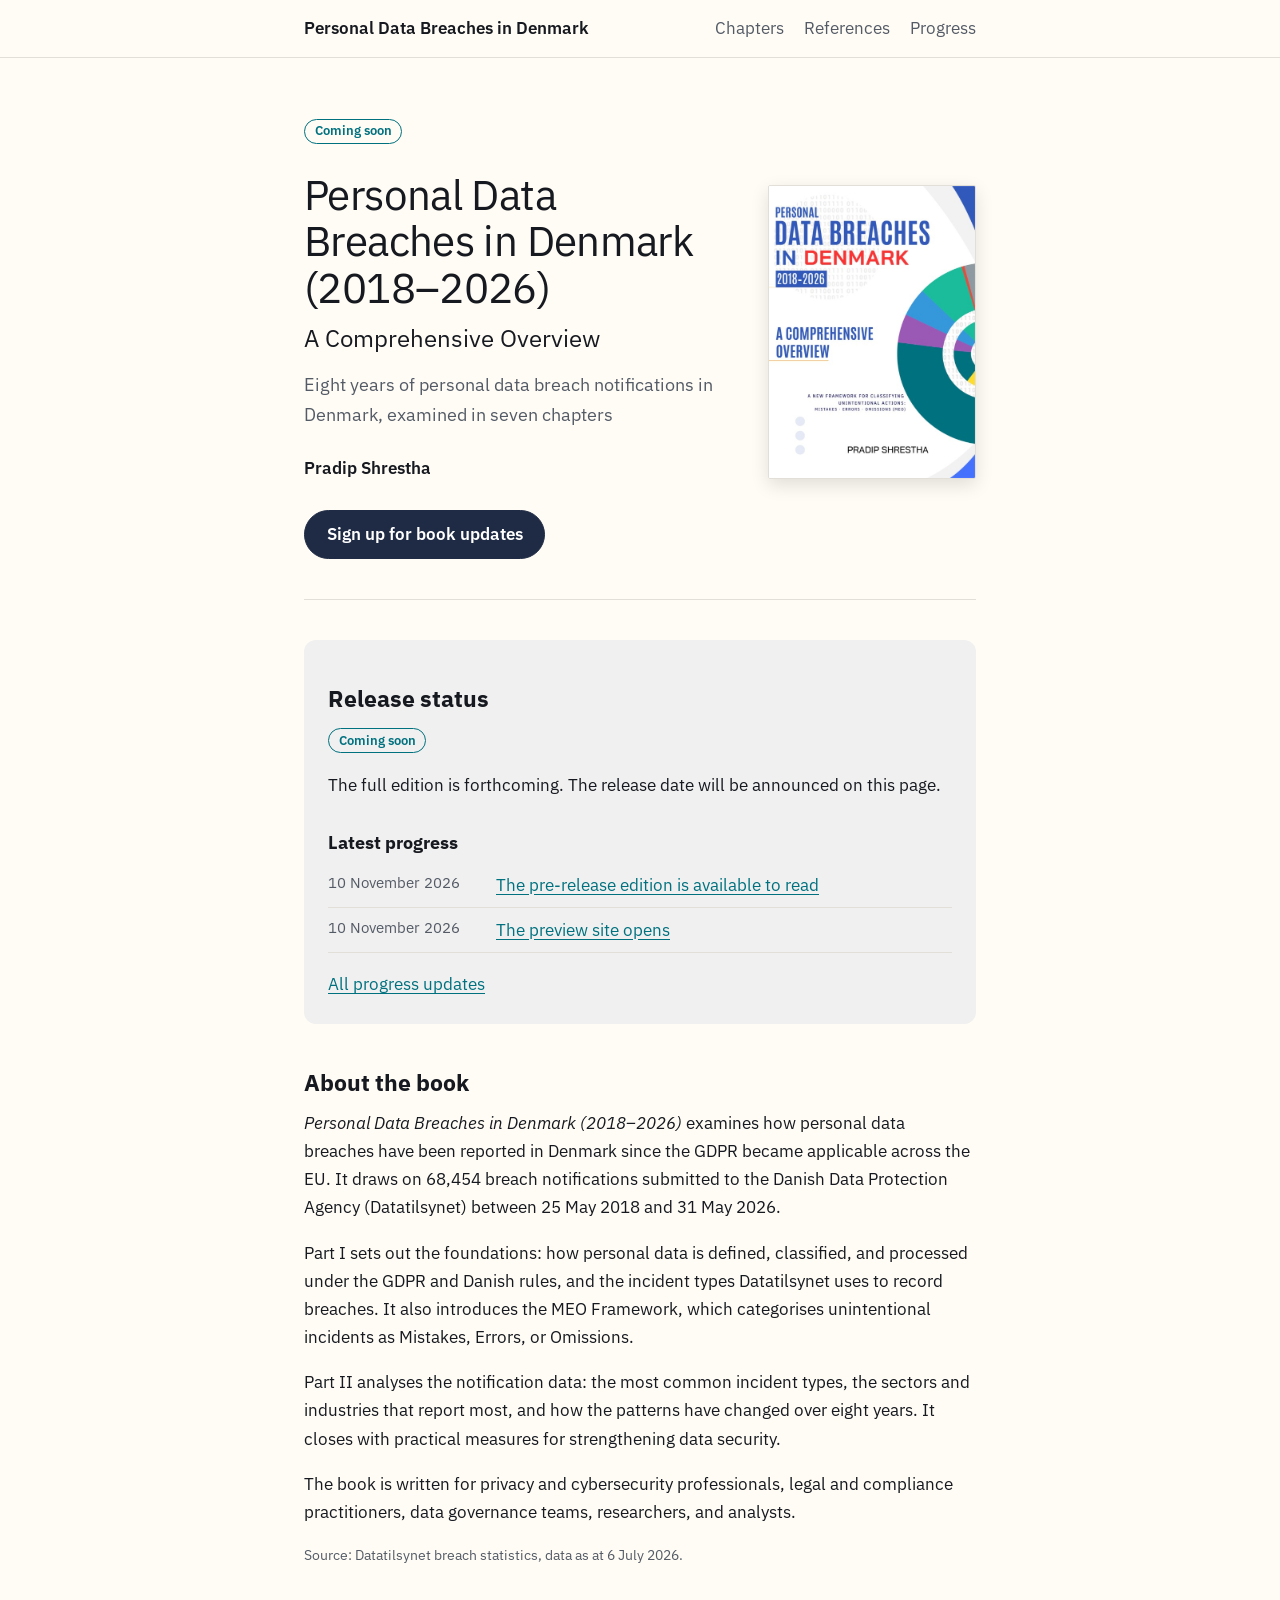
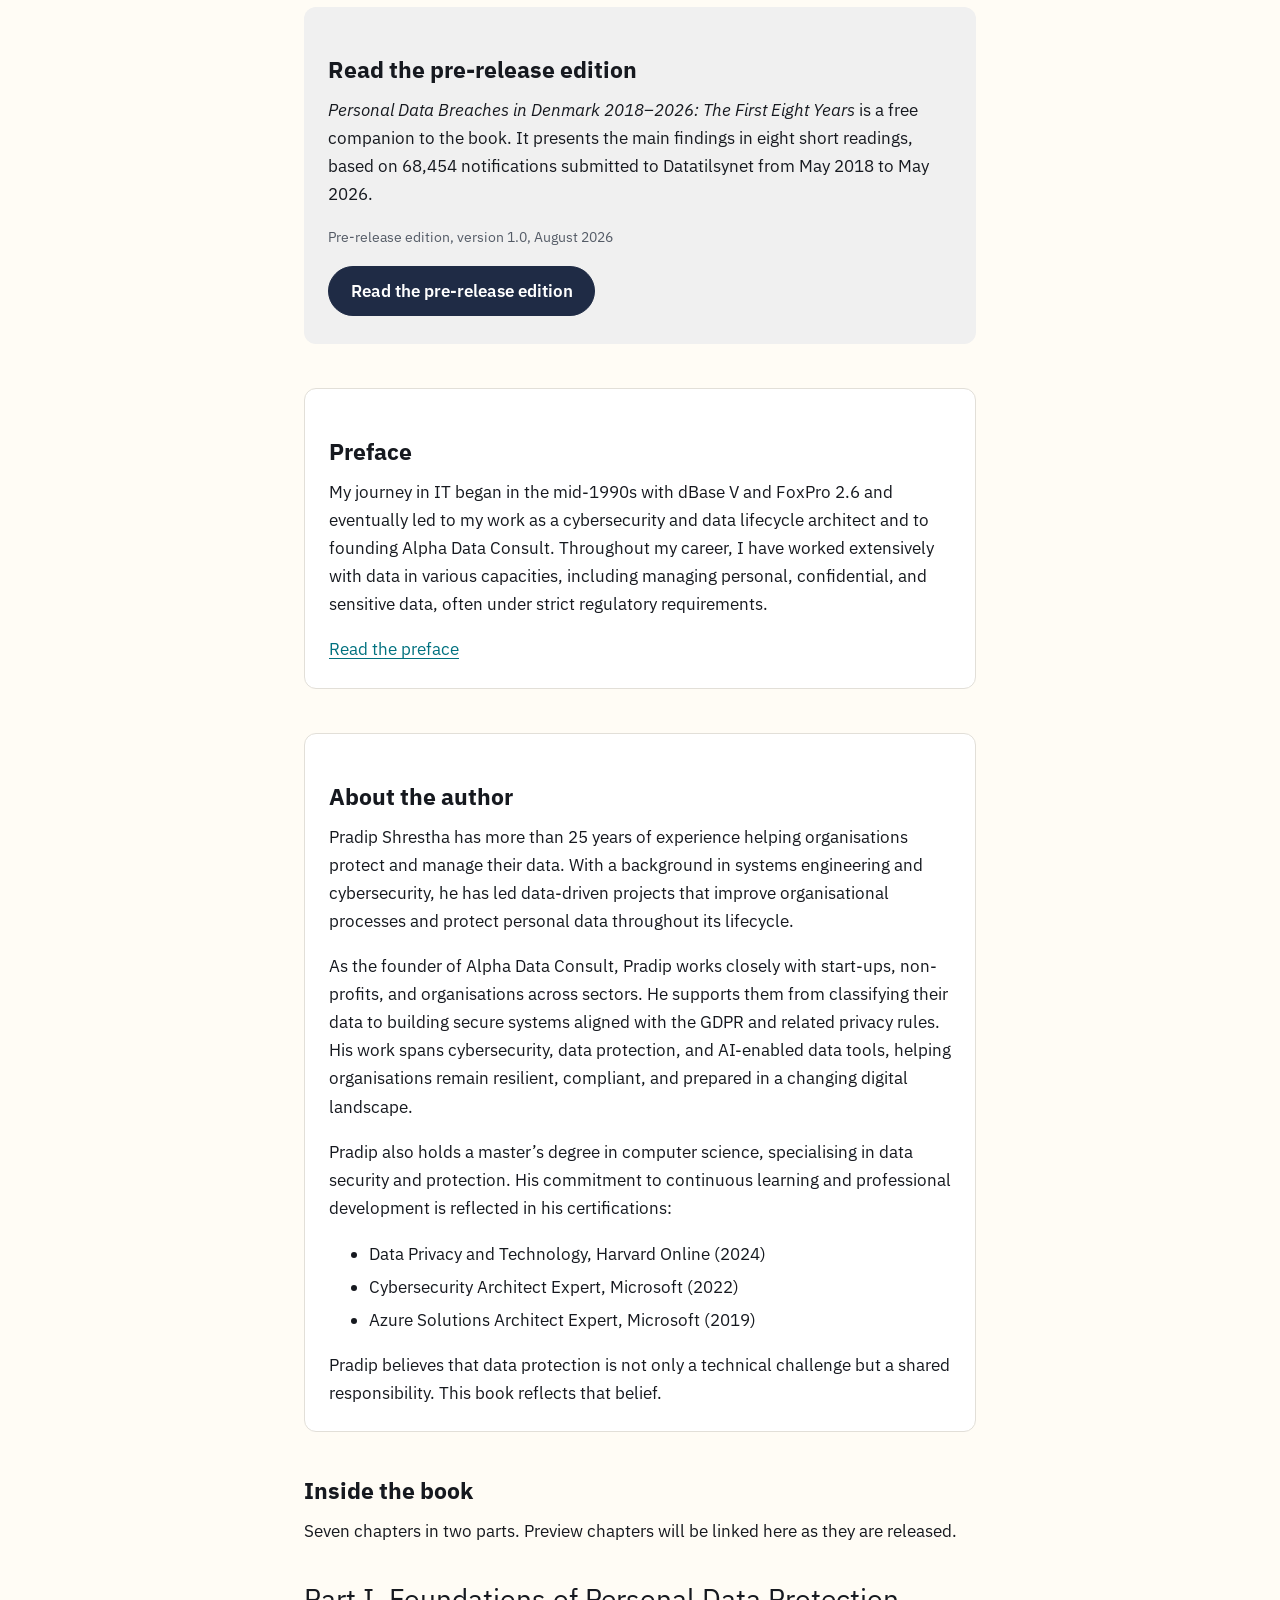
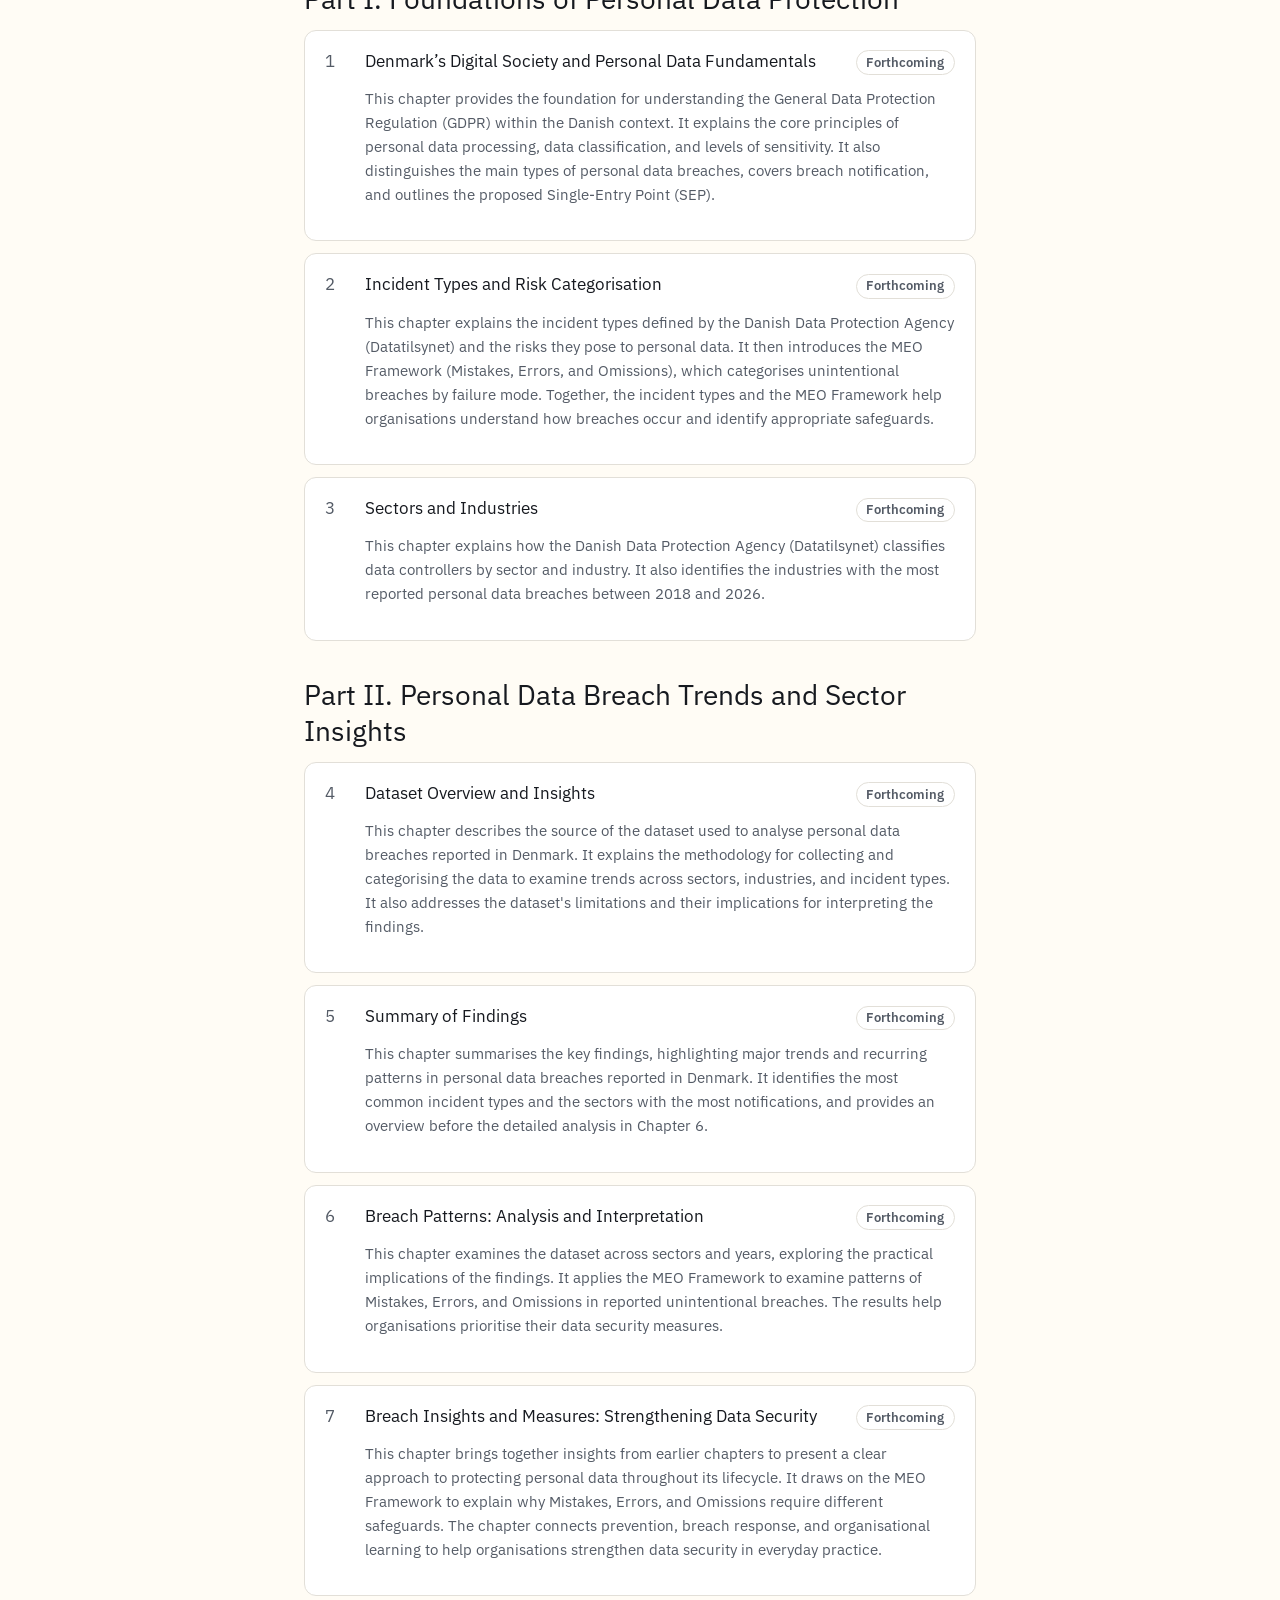
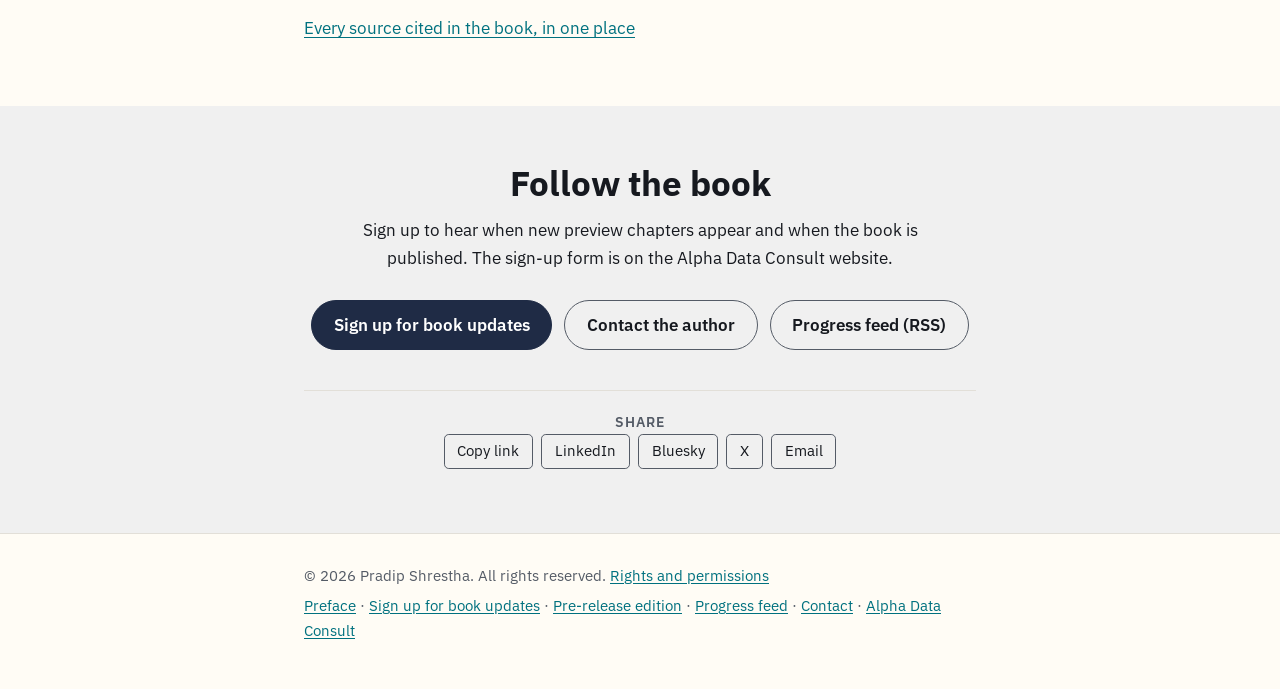
<file: index.html>
<!doctype html>
<html lang="en-GB">
<head>
  <meta charset="utf-8">
  <meta name="viewport" content="width=device-width, initial-scale=1">
  <title>Personal Data Breaches in Denmark (2018–2026): A Comprehensive Overview</title>
  <meta name="description" content="A data-driven book on eight years of personal data breach notifications in Denmark. Follow its progress, read the preface, and find preview chapters and their sources here as they are released.">
  <meta name="author" content="Pradip Shrestha">
  <link rel="canonical" href="https://book.alphadataconsult.dk/">

  
  <meta property="og:site_name" content="Personal Data Breaches in Denmark">
  <meta property="og:type" content="website">
  <meta property="og:title" content="Personal Data Breaches in Denmark (2018–2026)">
  <meta property="og:description" content="A data-driven book on eight years of personal data breach notifications in Denmark. Follow its progress, read the preface, and find preview chapters and their sources here as they are released.">
  <meta property="og:url" content="https://book.alphadataconsult.dk/">
  <meta property="og:image" content="https://book.alphadataconsult.dk/assets/images/social-card.png">
  <meta property="og:image:width" content="1200">
  <meta property="og:image:height" content="630">
  <meta property="og:image:alt" content="Personal Data Breaches in Denmark (2018–2026): A Comprehensive Overview, by Pradip Shrestha. Coming soon.">
  <meta property="og:locale" content="en_GB">
  <meta name="twitter:card" content="summary_large_image">

  <link rel="icon" href="/assets/images/favicon.svg" type="image/svg+xml">
  <link rel="alternate" type="application/atom+xml" title="Personal Data Breaches in Denmark: progress updates" href="/feed.xml">
  <link rel="preload" href="/assets/fonts/ibm-plex-sans-latin-400-normal.woff2" as="font" type="font/woff2" crossorigin>
  <link rel="stylesheet" href="/assets/css/site.css">
</head>
<body>
  <a class="skip-link" href="#main">Skip to content</a>
  <header class="site-header">
    <div class="wrap site-header-inner">
      <a class="site-title" href="/">Personal Data Breaches in Denmark</a>
      <nav aria-label="Main">
        <ul class="site-nav">
          <li><a href="/chapters/">Chapters</a></li>
          <li><a href="/references/">References</a></li>
          <li><a href="/updates/">Progress</a></li>
        </ul>
      </nav>
    </div>
  </header>

  <main id="main">
    <section class="hero">
  <div class="wrap hero-inner">
    <div class="hero-grid">
      <div class="hero-text">
        <p class="pill pill-release">Coming soon</p>
        <h1>Personal Data Breaches in Denmark (2018–2026)</h1>
        <p class="hero-subtitle">A Comprehensive Overview</p>
        <p class="hero-tagline">Eight years of personal data breach notifications in Denmark, examined in seven chapters</p>
        <p class="hero-author">Pradip Shrestha</p>
        <div class="actions">
          <a class="button button-primary" href="https://alphadataconsult.dk/book-pre-release/">Sign up for book updates</a>
        </div>
      </div>
      <figure class="hero-cover">
        <img src="/assets/images/book-cover.jpg" width="516" height="731" alt="Cover of Personal Data Breaches in Denmark (2018–2026): A Comprehensive Overview, by Pradip Shrestha" fetchpriority="high" decoding="async">
      </figure>
    </div>
  </div>
</section>

<div class="wrap prose home">
  <section class="feature-panel" aria-labelledby="release-status">
    <h2 id="release-status">Release status</h2>
    <p class="status-line"><span class="pill pill-release">Coming soon</span></p>
    <p>The full edition is forthcoming. The release date will be announced on this page.</p>
    <h3>Latest progress</h3>
    <ul class="update-list">
      <li><time datetime="2026-11-10">10 November 2026</time> <a href="/updates/pre-release-edition-available/">The pre-release edition is available to read</a></li>
      <li><time datetime="2026-11-10">10 November 2026</time> <a href="/updates/preview-site-opens/">The preview site opens</a></li>
    </ul>
    <p><a href="/updates/">All progress updates</a></p>
  </section>

  <section aria-labelledby="about-book">
    <h2 id="about-book">About the book</h2>
    <p><em>Personal Data Breaches in Denmark (2018–2026)</em> examines how personal data breaches have been reported in Denmark since the GDPR became applicable across the EU. It draws on 68,454 breach notifications submitted to the Danish Data Protection Agency (Datatilsynet) between 25 May 2018 and 31 May 2026.</p>
    <p>Part I sets out the foundations: how personal data is defined, classified, and processed under the GDPR and Danish rules, and the incident types Datatilsynet uses to record breaches. It also introduces the MEO Framework, which categorises unintentional incidents as Mistakes, Errors, or Omissions.</p>
    <p>Part II analyses the notification data: the most common incident types, the sectors and industries that report most, and how the patterns have changed over eight years. It closes with practical measures for strengthening data security.</p>
    <p>The book is written for privacy and cybersecurity professionals, legal and compliance practitioners, data governance teams, researchers, and analysts.</p>
    <p class="small">Source: Datatilsynet breach statistics, data as at 6 July 2026.</p>
  </section>
  <section class="feature-panel" aria-labelledby="pre-release">
    <h2 id="pre-release">Read the pre-release edition</h2>
    <p><em>Personal Data Breaches in Denmark 2018–2026: The First Eight Years</em> is a free companion to the book. It presents the main findings in eight short readings, based on 68,454 notifications submitted to Datatilsynet from May 2018 to May 2026.</p>
    <p class="small">Pre-release edition, version 1.0, August 2026</p>
    <div class="actions panel-actions">
      <a class="button button-primary" href="https://alphadataconsult.dk/book-pre-release/">Read the pre-release edition</a>
    </div>
  </section>
  <section class="card" aria-labelledby="preface">
    <h2 id="preface">Preface</h2>
    <p>My journey in IT began in the mid-1990s with dBase V and FoxPro 2.6 and eventually led to my work as a cybersecurity and data lifecycle architect and to founding Alpha Data Consult. Throughout my career, I have worked extensively with data in various capacities, including managing personal, confidential, and sensitive data, often under strict regulatory requirements.</p>
    <p><a href="/preface/">Read the preface</a></p>
  </section>

  <section class="card" aria-labelledby="author">
    <h2 id="author">About the author</h2>
    <p>Pradip Shrestha has more than 25 years of experience helping organisations protect and manage their data. With a background in systems engineering and cybersecurity, he has led data-driven projects that improve organisational processes and protect personal data throughout its lifecycle.</p>
    <p>As the founder of Alpha Data Consult, Pradip works closely with start-ups, non-profits, and organisations across sectors. He supports them from classifying their data to building secure systems aligned with the GDPR and related privacy rules. His work spans cybersecurity, data protection, and AI-enabled data tools, helping organisations remain resilient, compliant, and prepared in a changing digital landscape.</p>
    <p>Pradip also holds a master’s degree in computer science, specialising in data security and protection. His commitment to continuous learning and professional development is reflected in his certifications:</p>
    <ul>
      <li>Data Privacy and Technology, Harvard Online (2024)</li>
      <li>Cybersecurity Architect Expert, Microsoft (2022)</li>
      <li>Azure Solutions Architect Expert, Microsoft (2019)</li>
    </ul>
    <p>Pradip believes that data protection is not only a technical challenge but a shared responsibility. This book reflects that belief.</p>
  </section>

  <section class="home-contents" aria-labelledby="inside">
    <h2 id="inside">Inside the book</h2>
    <p>Seven chapters in two parts. Preview chapters will be linked here as they are released.</p>
    <div class="contents">
  <section class="contents-part">
    <h3>Part I. Foundations of Personal Data Protection</h3>
    <ol class="contents-list">
      <li>
        <span class="contents-number">1</span>
        <span class="contents-title">Denmark’s Digital Society and Personal Data Fundamentals</span>
        <span class="pill pill-forthcoming">Forthcoming</span>
        <p class="contents-summary">This chapter provides the foundation for understanding the General Data Protection Regulation (GDPR) within the Danish context. It explains the core principles of personal data processing, data classification, and levels of sensitivity. It also distinguishes the main types of personal data breaches, covers breach notification, and outlines the proposed Single-Entry Point (SEP).</p>
      </li>
      <li>
        <span class="contents-number">2</span>
        <span class="contents-title">Incident Types and Risk Categorisation</span>
        <span class="pill pill-forthcoming">Forthcoming</span>
        <p class="contents-summary">This chapter explains the incident types defined by the Danish Data Protection Agency (Datatilsynet) and the risks they pose to personal data. It then introduces the MEO Framework (Mistakes, Errors, and Omissions), which categorises unintentional breaches by failure mode. Together, the incident types and the MEO Framework help organisations understand how breaches occur and identify appropriate safeguards.</p>
      </li>
      <li>
        <span class="contents-number">3</span>
        <span class="contents-title">Sectors and Industries</span>
        <span class="pill pill-forthcoming">Forthcoming</span>
        <p class="contents-summary">This chapter explains how the Danish Data Protection Agency (Datatilsynet) classifies data controllers by sector and industry. It also identifies the industries with the most reported personal data breaches between 2018 and 2026.</p>
      </li>
    </ol>
  </section>
  <section class="contents-part">
    <h3>Part II. Personal Data Breach Trends and Sector Insights</h3>
    <ol class="contents-list">
      <li>
        <span class="contents-number">4</span>
        <span class="contents-title">Dataset Overview and Insights</span>
        <span class="pill pill-forthcoming">Forthcoming</span>
        <p class="contents-summary">This chapter describes the source of the dataset used to analyse personal data breaches reported in Denmark. It explains the methodology for collecting and categorising the data to examine trends across sectors, industries, and incident types. It also addresses the dataset&#39;s limitations and their implications for interpreting the findings.</p>
      </li>
      <li>
        <span class="contents-number">5</span>
        <span class="contents-title">Summary of Findings</span>
        <span class="pill pill-forthcoming">Forthcoming</span>
        <p class="contents-summary">This chapter summarises the key findings, highlighting major trends and recurring patterns in personal data breaches reported in Denmark. It identifies the most common incident types and the sectors with the most notifications, and provides an overview before the detailed analysis in Chapter 6.</p>
      </li>
      <li>
        <span class="contents-number">6</span>
        <span class="contents-title">Breach Patterns: Analysis and Interpretation</span>
        <span class="pill pill-forthcoming">Forthcoming</span>
        <p class="contents-summary">This chapter examines the dataset across sectors and years, exploring the practical implications of the findings. It applies the MEO Framework to examine patterns of Mistakes, Errors, and Omissions in reported unintentional breaches. The results help organisations prioritise their data security measures.</p>
      </li>
      <li>
        <span class="contents-number">7</span>
        <span class="contents-title">Breach Insights and Measures: Strengthening Data Security</span>
        <span class="pill pill-forthcoming">Forthcoming</span>
        <p class="contents-summary">This chapter brings together insights from earlier chapters to present a clear approach to protecting personal data throughout its lifecycle. It draws on the MEO Framework to explain why Mistakes, Errors, and Omissions require different safeguards. The chapter connects prevention, breach response, and organisational learning to help organisations strengthen data security in everyday practice.</p>
      </li>
    </ol>
  </section>
</div>

    <p><a href="/references/">Every source cited in the book, in one place</a></p>
  </section>
</div>

<section class="band" aria-labelledby="follow">
  <div class="wrap">
    <h2 id="follow">Follow the book</h2>
    <p>Sign up to hear when new preview chapters appear and when the book is published. The sign-up form is on the Alpha Data Consult website.</p>
    <div class="actions">
      <a class="button button-primary" href="https://alphadataconsult.dk/book-pre-release/">Sign up for book updates</a>
      <a class="button" href="https://alphadataconsult.dk/contact/">Contact the author</a>
      <a class="button" href="/feed.xml">Progress feed (RSS)</a>
    </div>
    
<aside class="share" aria-label="Share this page">
  <p class="share-label">Share</p>
  <ul class="share-list">
    <li><button type="button" class="share-button" data-copy="https://book.alphadataconsult.dk/">Copy link</button></li>
    <li><button type="button" class="share-button" data-share-title="Personal Data Breaches in Denmark (2018–2026): A Comprehensive Overview" data-share-url="https://book.alphadataconsult.dk/" hidden>Share…</button></li>
    <li><a class="share-button" href="https://www.linkedin.com/sharing/share-offsite/?url=https%3A%2F%2Fbook.alphadataconsult.dk%2F" target="_blank" rel="noopener">LinkedIn</a></li>
    <li><a class="share-button" href="https://bsky.app/intent/compose?text=Personal%20Data%20Breaches%20in%20Denmark%20(2018%E2%80%932026)%3A%20A%20Comprehensive%20Overview%20https%3A%2F%2Fbook.alphadataconsult.dk%2F" target="_blank" rel="noopener">Bluesky</a></li>
    <li><a class="share-button" href="https://x.com/intent/post?text=Personal%20Data%20Breaches%20in%20Denmark%20(2018%E2%80%932026)%3A%20A%20Comprehensive%20Overview&amp;url=https%3A%2F%2Fbook.alphadataconsult.dk%2F" target="_blank" rel="noopener">X</a></li>
    <li><a class="share-button" href="mailto:?subject=Personal%20Data%20Breaches%20in%20Denmark%20(2018%E2%80%932026)%3A%20A%20Comprehensive%20Overview&amp;body=https%3A%2F%2Fbook.alphadataconsult.dk%2F">Email</a></li>
  </ul>
  <p class="share-status" role="status" aria-live="polite"></p>
</aside>

  </div>
</section>

  </main>

  <footer class="site-footer">
    <div class="wrap">
      <p>© 2026 Pradip Shrestha. All rights reserved. <a href="/rights/">Rights and permissions</a></p>
      <p>
        <a href="/preface/">Preface</a> ·
        <a href="https://alphadataconsult.dk/book-pre-release/">Sign up for book updates</a> ·
        <a href="https://alphadataconsult.dk/book-pre-release/">Pre-release edition</a> ·
        <a href="/feed.xml">Progress feed</a> ·
        <a href="https://alphadataconsult.dk/contact/">Contact</a> ·
        <a href="https://alphadataconsult.dk/">Alpha Data Consult</a>
      </p>
    </div>
  </footer>
  <script src="/assets/js/share.js" defer></script>
</body>
</html>
</file>
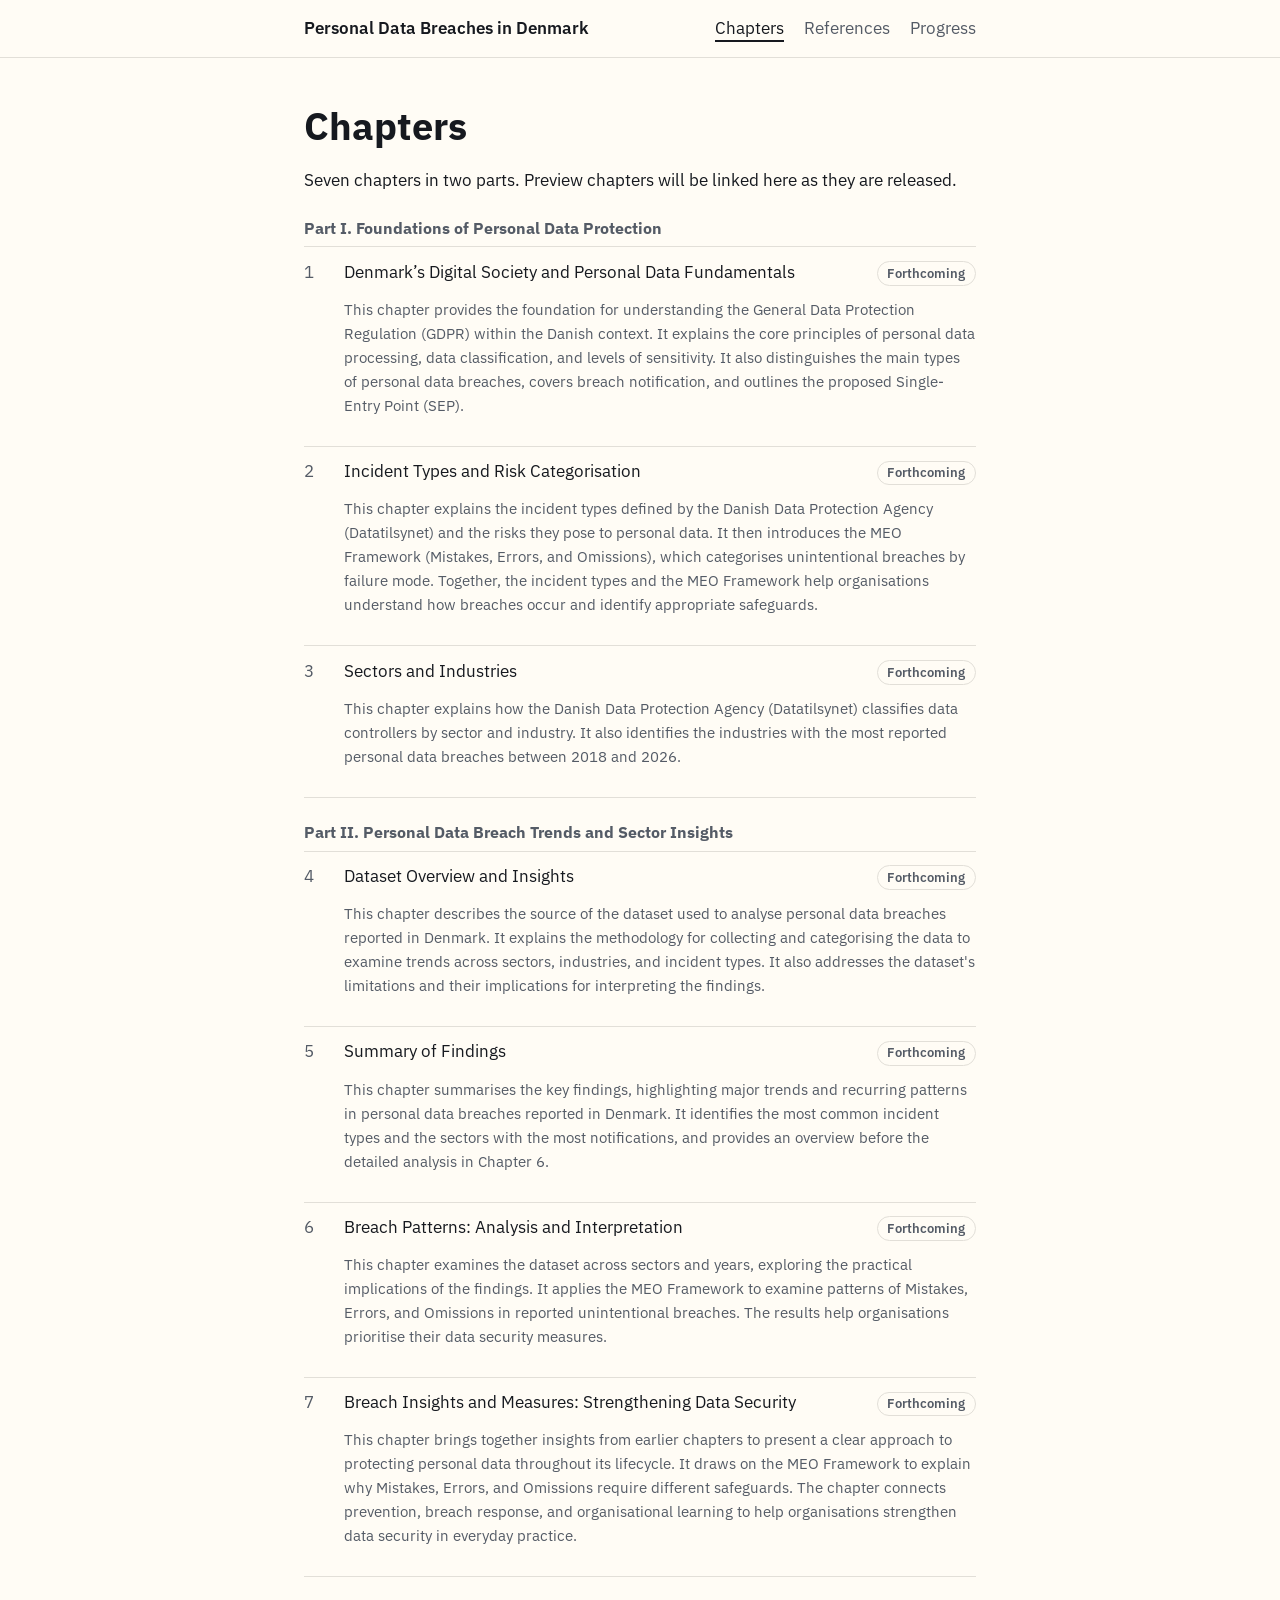
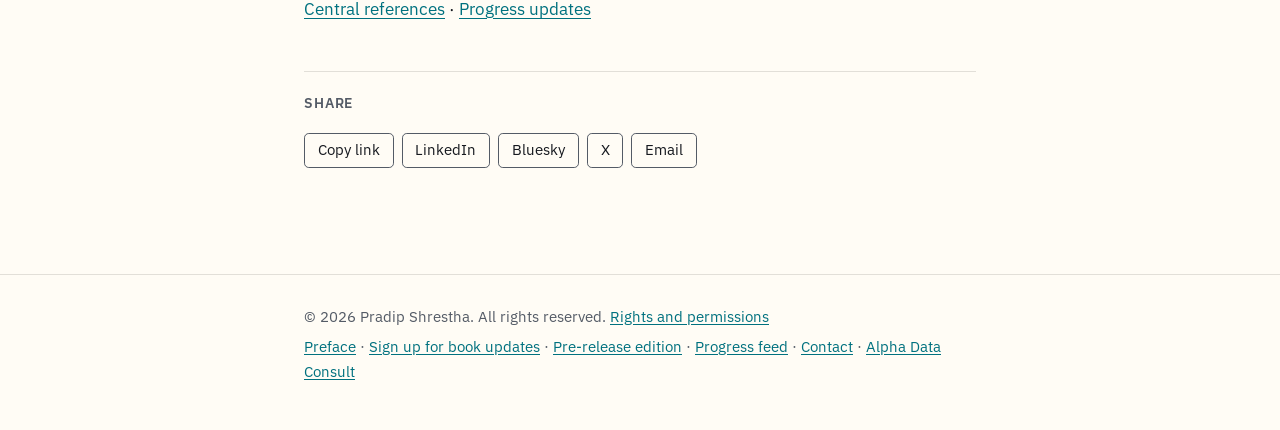
<file: chapters/index.html>
<!doctype html>
<html lang="en-GB">
<head>
  <meta charset="utf-8">
  <meta name="viewport" content="width=device-width, initial-scale=1">
  <title>Chapters | Personal Data Breaches in Denmark</title>
  <meta name="description" content="Table of contents for Personal Data Breaches in Denmark (2018–2026), with preview chapters linked as they are released.">
  <meta name="author" content="Pradip Shrestha">
  <link rel="canonical" href="https://book.alphadataconsult.dk/chapters/">

  
  <meta property="og:site_name" content="Personal Data Breaches in Denmark">
  <meta property="og:type" content="website">
  <meta property="og:title" content="Chapters">
  <meta property="og:description" content="Table of contents for Personal Data Breaches in Denmark (2018–2026), with preview chapters linked as they are released.">
  <meta property="og:url" content="https://book.alphadataconsult.dk/chapters/">
  <meta property="og:image" content="https://book.alphadataconsult.dk/assets/images/social-card.png">
  <meta property="og:image:width" content="1200">
  <meta property="og:image:height" content="630">
  <meta property="og:image:alt" content="Personal Data Breaches in Denmark (2018–2026): A Comprehensive Overview, by Pradip Shrestha. Coming soon.">
  <meta property="og:locale" content="en_GB">
  <meta name="twitter:card" content="summary_large_image">

  <link rel="icon" href="/assets/images/favicon.svg" type="image/svg+xml">
  <link rel="alternate" type="application/atom+xml" title="Personal Data Breaches in Denmark: progress updates" href="/feed.xml">
  <link rel="preload" href="/assets/fonts/ibm-plex-sans-latin-400-normal.woff2" as="font" type="font/woff2" crossorigin>
  <link rel="stylesheet" href="/assets/css/site.css">
</head>
<body>
  <a class="skip-link" href="#main">Skip to content</a>
  <header class="site-header">
    <div class="wrap site-header-inner">
      <a class="site-title" href="/">Personal Data Breaches in Denmark</a>
      <nav aria-label="Main">
        <ul class="site-nav">
          <li><a href="/chapters/" aria-current="page">Chapters</a></li>
          <li><a href="/references/">References</a></li>
          <li><a href="/updates/">Progress</a></li>
        </ul>
      </nav>
    </div>
  </header>

  <main id="main">
    <article class="wrap prose page">
  <h1>Chapters</h1>
  <p>Seven chapters in two parts. Preview chapters will be linked here as they are released.</p>
  <div class="contents">
  <section class="contents-part">
    <h3>Part I. Foundations of Personal Data Protection</h3>
    <ol class="contents-list">
      <li>
        <span class="contents-number">1</span>
        <span class="contents-title">Denmark’s Digital Society and Personal Data Fundamentals</span>
        <span class="pill pill-forthcoming">Forthcoming</span>
        <p class="contents-summary">This chapter provides the foundation for understanding the General Data Protection Regulation (GDPR) within the Danish context. It explains the core principles of personal data processing, data classification, and levels of sensitivity. It also distinguishes the main types of personal data breaches, covers breach notification, and outlines the proposed Single-Entry Point (SEP).</p>
      </li>
      <li>
        <span class="contents-number">2</span>
        <span class="contents-title">Incident Types and Risk Categorisation</span>
        <span class="pill pill-forthcoming">Forthcoming</span>
        <p class="contents-summary">This chapter explains the incident types defined by the Danish Data Protection Agency (Datatilsynet) and the risks they pose to personal data. It then introduces the MEO Framework (Mistakes, Errors, and Omissions), which categorises unintentional breaches by failure mode. Together, the incident types and the MEO Framework help organisations understand how breaches occur and identify appropriate safeguards.</p>
      </li>
      <li>
        <span class="contents-number">3</span>
        <span class="contents-title">Sectors and Industries</span>
        <span class="pill pill-forthcoming">Forthcoming</span>
        <p class="contents-summary">This chapter explains how the Danish Data Protection Agency (Datatilsynet) classifies data controllers by sector and industry. It also identifies the industries with the most reported personal data breaches between 2018 and 2026.</p>
      </li>
    </ol>
  </section>
  <section class="contents-part">
    <h3>Part II. Personal Data Breach Trends and Sector Insights</h3>
    <ol class="contents-list">
      <li>
        <span class="contents-number">4</span>
        <span class="contents-title">Dataset Overview and Insights</span>
        <span class="pill pill-forthcoming">Forthcoming</span>
        <p class="contents-summary">This chapter describes the source of the dataset used to analyse personal data breaches reported in Denmark. It explains the methodology for collecting and categorising the data to examine trends across sectors, industries, and incident types. It also addresses the dataset&#39;s limitations and their implications for interpreting the findings.</p>
      </li>
      <li>
        <span class="contents-number">5</span>
        <span class="contents-title">Summary of Findings</span>
        <span class="pill pill-forthcoming">Forthcoming</span>
        <p class="contents-summary">This chapter summarises the key findings, highlighting major trends and recurring patterns in personal data breaches reported in Denmark. It identifies the most common incident types and the sectors with the most notifications, and provides an overview before the detailed analysis in Chapter 6.</p>
      </li>
      <li>
        <span class="contents-number">6</span>
        <span class="contents-title">Breach Patterns: Analysis and Interpretation</span>
        <span class="pill pill-forthcoming">Forthcoming</span>
        <p class="contents-summary">This chapter examines the dataset across sectors and years, exploring the practical implications of the findings. It applies the MEO Framework to examine patterns of Mistakes, Errors, and Omissions in reported unintentional breaches. The results help organisations prioritise their data security measures.</p>
      </li>
      <li>
        <span class="contents-number">7</span>
        <span class="contents-title">Breach Insights and Measures: Strengthening Data Security</span>
        <span class="pill pill-forthcoming">Forthcoming</span>
        <p class="contents-summary">This chapter brings together insights from earlier chapters to present a clear approach to protecting personal data throughout its lifecycle. It draws on the MEO Framework to explain why Mistakes, Errors, and Omissions require different safeguards. The chapter connects prevention, breach response, and organisational learning to help organisations strengthen data security in everyday practice.</p>
      </li>
    </ol>
  </section>
</div>

  <p><a href="/references/">Central references</a> · <a href="/updates/">Progress updates</a></p>
  
<aside class="share" aria-label="Share this page">
  <p class="share-label">Share</p>
  <ul class="share-list">
    <li><button type="button" class="share-button" data-copy="https://book.alphadataconsult.dk/chapters/">Copy link</button></li>
    <li><button type="button" class="share-button" data-share-title="Chapters" data-share-url="https://book.alphadataconsult.dk/chapters/" hidden>Share…</button></li>
    <li><a class="share-button" href="https://www.linkedin.com/sharing/share-offsite/?url=https%3A%2F%2Fbook.alphadataconsult.dk%2Fchapters%2F" target="_blank" rel="noopener">LinkedIn</a></li>
    <li><a class="share-button" href="https://bsky.app/intent/compose?text=Chapters%20https%3A%2F%2Fbook.alphadataconsult.dk%2Fchapters%2F" target="_blank" rel="noopener">Bluesky</a></li>
    <li><a class="share-button" href="https://x.com/intent/post?text=Chapters&amp;url=https%3A%2F%2Fbook.alphadataconsult.dk%2Fchapters%2F" target="_blank" rel="noopener">X</a></li>
    <li><a class="share-button" href="mailto:?subject=Chapters&amp;body=https%3A%2F%2Fbook.alphadataconsult.dk%2Fchapters%2F">Email</a></li>
  </ul>
  <p class="share-status" role="status" aria-live="polite"></p>
</aside>

</article>

  </main>

  <footer class="site-footer">
    <div class="wrap">
      <p>© 2026 Pradip Shrestha. All rights reserved. <a href="/rights/">Rights and permissions</a></p>
      <p>
        <a href="/preface/">Preface</a> ·
        <a href="https://alphadataconsult.dk/book-pre-release/">Sign up for book updates</a> ·
        <a href="https://alphadataconsult.dk/book-pre-release/">Pre-release edition</a> ·
        <a href="/feed.xml">Progress feed</a> ·
        <a href="https://alphadataconsult.dk/contact/">Contact</a> ·
        <a href="https://alphadataconsult.dk/">Alpha Data Consult</a>
      </p>
    </div>
  </footer>
  <script src="/assets/js/share.js" defer></script>
</body>
</html>
</file>
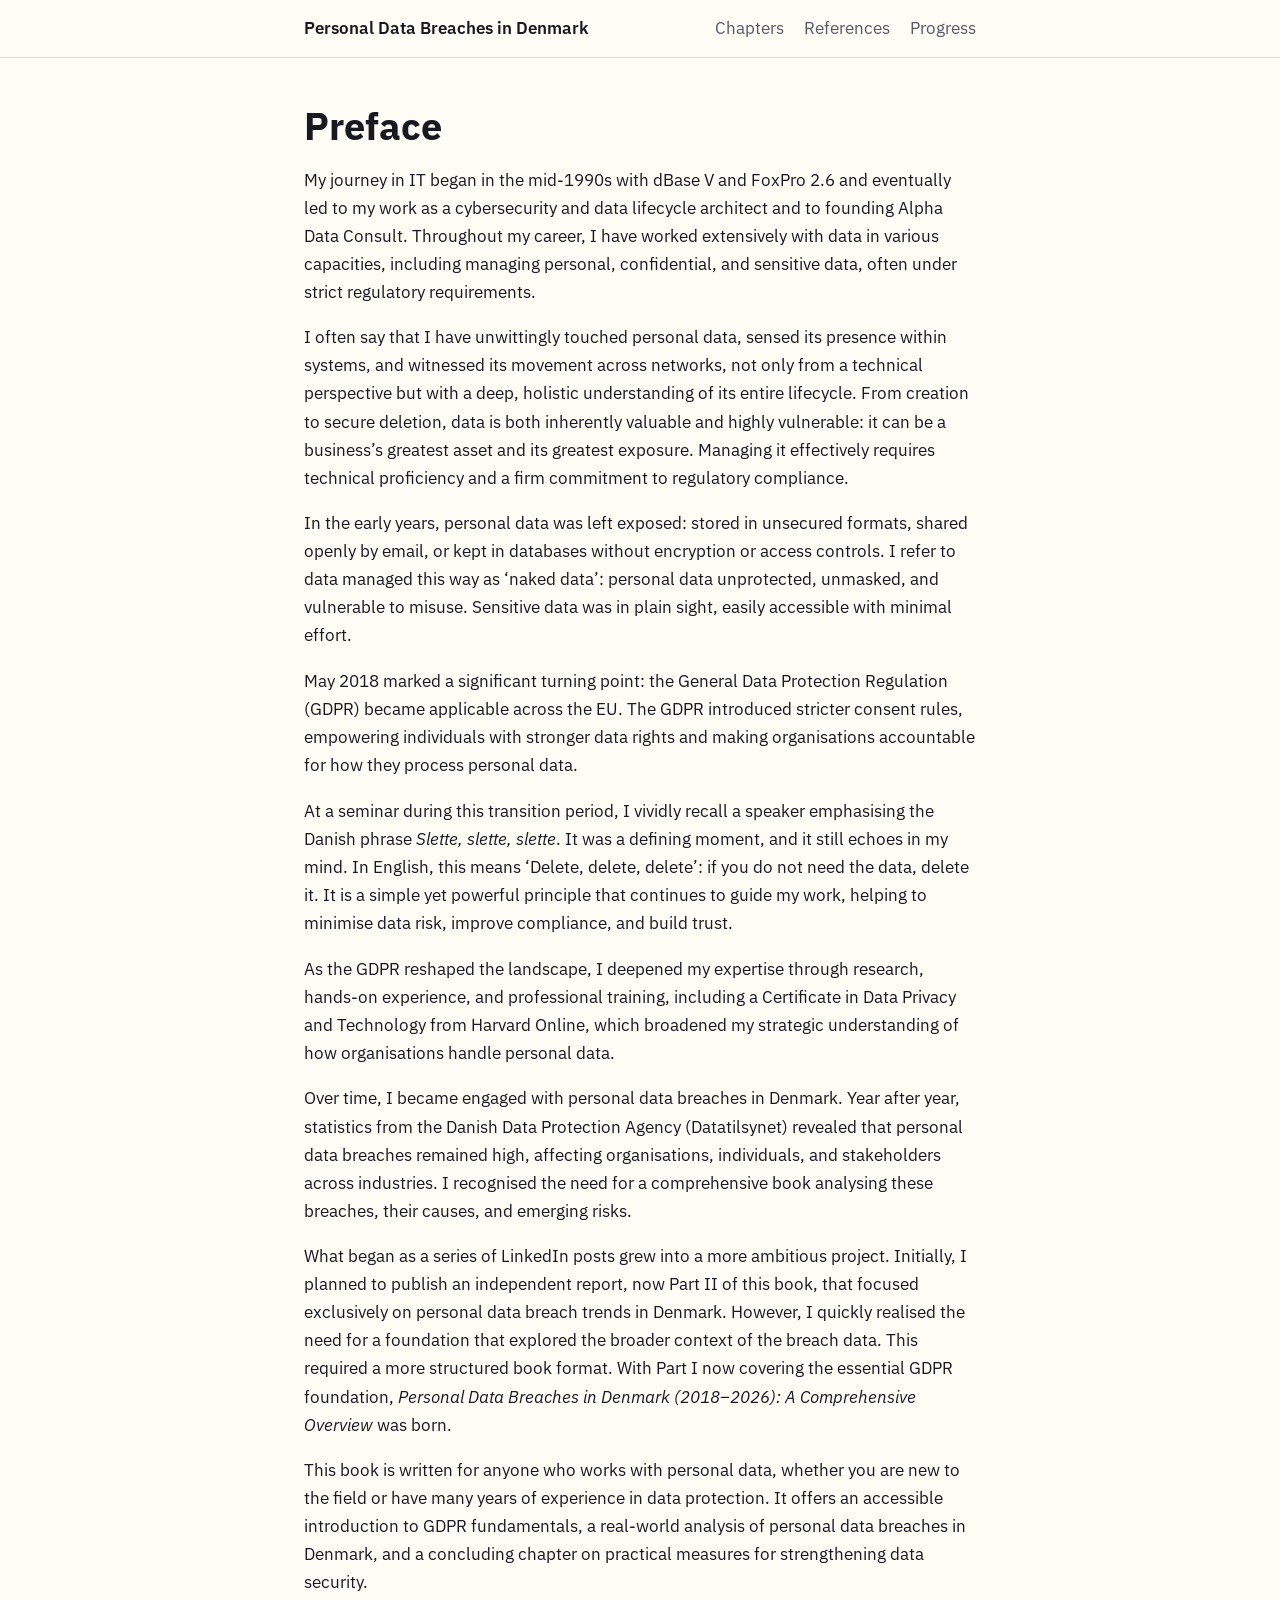
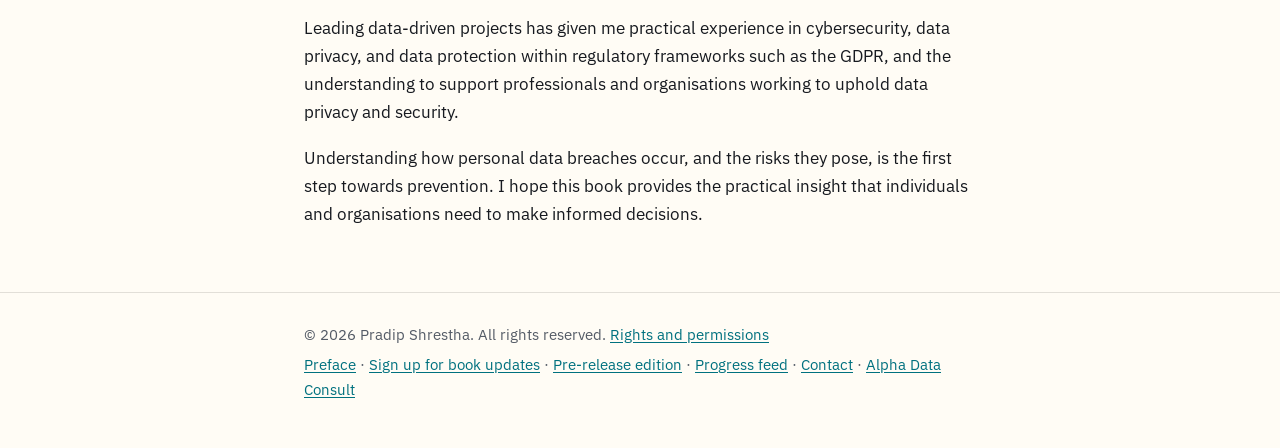
<file: preface/index.html>
<!doctype html>
<html lang="en-GB">
<head>
  <meta charset="utf-8">
  <meta name="viewport" content="width=device-width, initial-scale=1">
  <title>Preface | Personal Data Breaches in Denmark</title>
  <meta name="description" content="Pradip Shrestha on how the book began, and why understanding how personal data breaches occur is the first step towards prevention.">
  <meta name="author" content="Pradip Shrestha">
  <link rel="canonical" href="https://book.alphadataconsult.dk/preface/">

  
  <meta property="og:site_name" content="Personal Data Breaches in Denmark">
  <meta property="og:type" content="website">
  <meta property="og:title" content="Preface">
  <meta property="og:description" content="Pradip Shrestha on how the book began, and why understanding how personal data breaches occur is the first step towards prevention.">
  <meta property="og:url" content="https://book.alphadataconsult.dk/preface/">
  <meta property="og:image" content="https://book.alphadataconsult.dk/assets/images/social-card.png">
  <meta property="og:image:width" content="1200">
  <meta property="og:image:height" content="630">
  <meta property="og:image:alt" content="Personal Data Breaches in Denmark (2018–2026): A Comprehensive Overview, by Pradip Shrestha. Coming soon.">
  <meta property="og:locale" content="en_GB">
  <meta name="twitter:card" content="summary_large_image">

  <link rel="icon" href="/assets/images/favicon.svg" type="image/svg+xml">
  <link rel="alternate" type="application/atom+xml" title="Personal Data Breaches in Denmark: progress updates" href="/feed.xml">
  <link rel="preload" href="/assets/fonts/ibm-plex-sans-latin-400-normal.woff2" as="font" type="font/woff2" crossorigin>
  <link rel="stylesheet" href="/assets/css/site.css">
</head>
<body>
  <a class="skip-link" href="#main">Skip to content</a>
  <header class="site-header">
    <div class="wrap site-header-inner">
      <a class="site-title" href="/">Personal Data Breaches in Denmark</a>
      <nav aria-label="Main">
        <ul class="site-nav">
          <li><a href="/chapters/">Chapters</a></li>
          <li><a href="/references/">References</a></li>
          <li><a href="/updates/">Progress</a></li>
        </ul>
      </nav>
    </div>
  </header>

  <main id="main">
    <article class="wrap prose page">
  <h1>Preface</h1>
  <p>My journey in IT began in the mid-1990s with dBase V and FoxPro 2.6 and eventually led to my work as a cybersecurity and data lifecycle architect and to founding Alpha Data Consult. Throughout my career, I have worked extensively with data in various capacities, including managing personal, confidential, and sensitive data, often under strict regulatory requirements.</p>
<p>I often say that I have unwittingly touched personal data, sensed its presence within systems, and witnessed its movement across networks, not only from a technical perspective but with a deep, holistic understanding of its entire lifecycle. From creation to secure deletion, data is both inherently valuable and highly vulnerable: it can be a business’s greatest asset and its greatest exposure. Managing it effectively requires technical proficiency and a firm commitment to regulatory compliance.</p>
<p>In the early years, personal data was left exposed: stored in unsecured formats, shared openly by email, or kept in databases without encryption or access controls. I refer to data managed this way as ‘naked data’: personal data unprotected, unmasked, and vulnerable to misuse. Sensitive data was in plain sight, easily accessible with minimal effort.</p>
<p>May 2018 marked a significant turning point: the General Data Protection Regulation (GDPR) became applicable across the EU. The GDPR introduced stricter consent rules, empowering individuals with stronger data rights and making organisations accountable for how they process personal data.</p>
<p>At a seminar during this transition period, I vividly recall a speaker emphasising the Danish phrase <em>Slette, slette, slette</em>. It was a defining moment, and it still echoes in my mind. In English, this means ‘Delete, delete, delete’: if you do not need the data, delete it. It is a simple yet powerful principle that continues to guide my work, helping to minimise data risk, improve compliance, and build trust.</p>
<p>As the GDPR reshaped the landscape, I deepened my expertise through research, hands-on experience, and professional training, including a Certificate in Data Privacy and Technology from Harvard Online, which broadened my strategic understanding of how organisations handle personal data.</p>
<p>Over time, I became engaged with personal data breaches in Denmark. Year after year, statistics from the Danish Data Protection Agency (Datatilsynet) revealed that personal data breaches remained high, affecting organisations, individuals, and stakeholders across industries. I recognised the need for a comprehensive book analysing these breaches, their causes, and emerging risks.</p>
<p>What began as a series of LinkedIn posts grew into a more ambitious project. Initially, I planned to publish an independent report, now Part II of this book, that focused exclusively on personal data breach trends in Denmark. However, I quickly realised the need for a foundation that explored the broader context of the breach data. This required a more structured book format. With Part I now covering the essential GDPR foundation, <em>Personal Data Breaches in Denmark (2018–2026): A Comprehensive Overview</em> was born.</p>
<p>This book is written for anyone who works with personal data, whether you are new to the field or have many years of experience in data protection. It offers an accessible introduction to GDPR fundamentals, a real-world analysis of personal data breaches in Denmark, and a concluding chapter on practical measures for strengthening data security.</p>
<p>Leading data-driven projects has given me practical experience in cybersecurity, data privacy, and data protection within regulatory frameworks such as the GDPR, and the understanding to support professionals and organisations working to uphold data privacy and security.</p>
<p>Understanding how personal data breaches occur, and the risks they pose, is the first step towards prevention. I hope this book provides the practical insight that individuals and organisations need to make informed decisions.</p>

</article>

  </main>

  <footer class="site-footer">
    <div class="wrap">
      <p>© 2026 Pradip Shrestha. All rights reserved. <a href="/rights/">Rights and permissions</a></p>
      <p>
        <a href="/preface/">Preface</a> ·
        <a href="https://alphadataconsult.dk/book-pre-release/">Sign up for book updates</a> ·
        <a href="https://alphadataconsult.dk/book-pre-release/">Pre-release edition</a> ·
        <a href="/feed.xml">Progress feed</a> ·
        <a href="https://alphadataconsult.dk/contact/">Contact</a> ·
        <a href="https://alphadataconsult.dk/">Alpha Data Consult</a>
      </p>
    </div>
  </footer>
  <script src="/assets/js/share.js" defer></script>
</body>
</html>
</file>
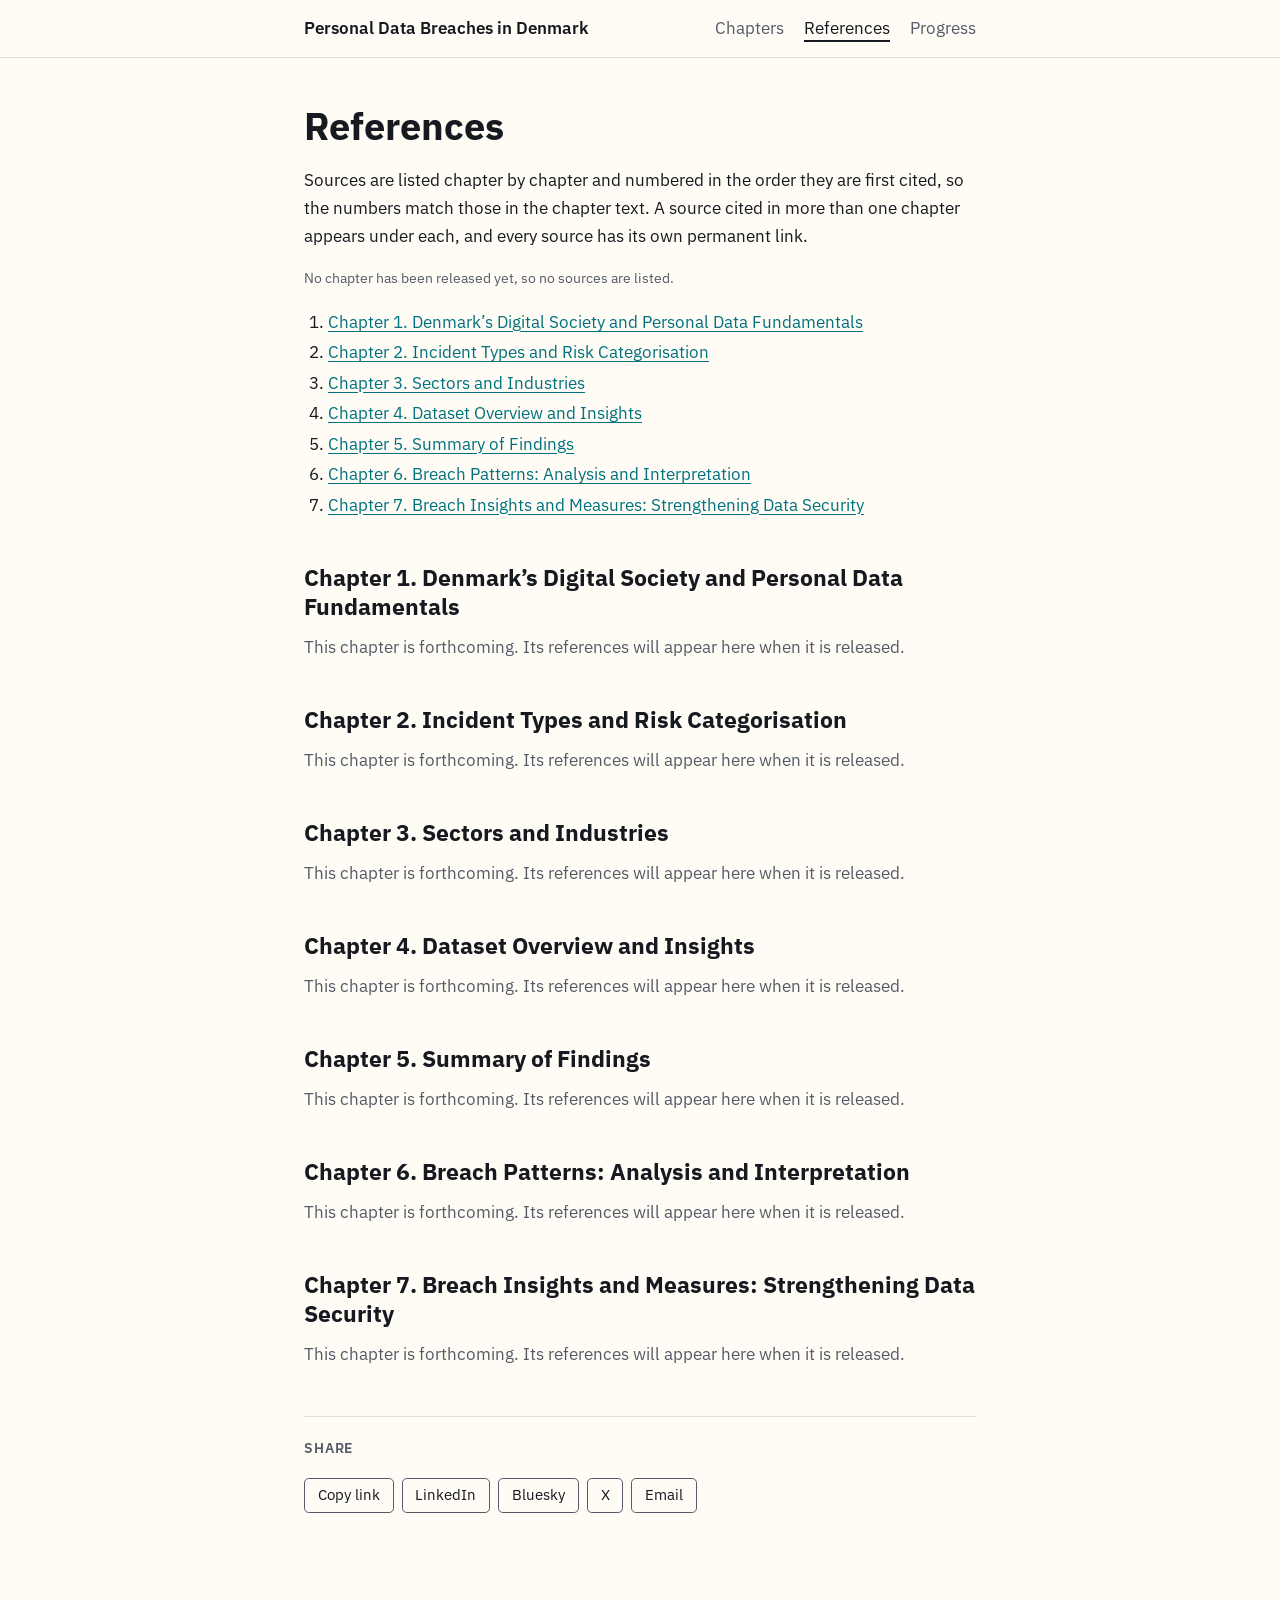
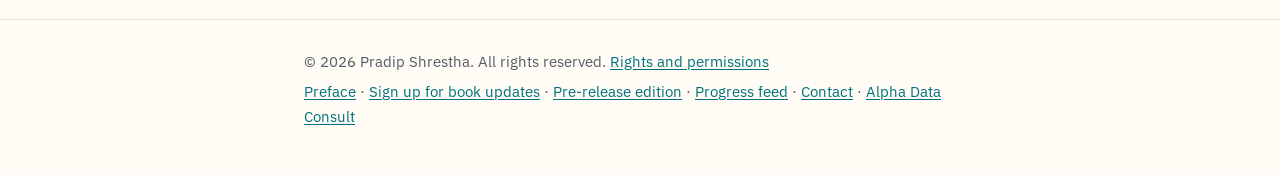
<file: references/index.html>
<!doctype html>
<html lang="en-GB">
<head>
  <meta charset="utf-8">
  <meta name="viewport" content="width=device-width, initial-scale=1">
  <title>References | Personal Data Breaches in Denmark</title>
  <meta name="description" content="The sources cited in Personal Data Breaches in Denmark (2018–2026), chapter by chapter, each with a permanent link.">
  <meta name="author" content="Pradip Shrestha">
  <link rel="canonical" href="https://book.alphadataconsult.dk/references/">

  
  <meta property="og:site_name" content="Personal Data Breaches in Denmark">
  <meta property="og:type" content="website">
  <meta property="og:title" content="References">
  <meta property="og:description" content="The sources cited in Personal Data Breaches in Denmark (2018–2026), chapter by chapter, each with a permanent link.">
  <meta property="og:url" content="https://book.alphadataconsult.dk/references/">
  <meta property="og:image" content="https://book.alphadataconsult.dk/assets/images/social-card.png">
  <meta property="og:image:width" content="1200">
  <meta property="og:image:height" content="630">
  <meta property="og:image:alt" content="Personal Data Breaches in Denmark (2018–2026): A Comprehensive Overview, by Pradip Shrestha. Coming soon.">
  <meta property="og:locale" content="en_GB">
  <meta name="twitter:card" content="summary_large_image">

  <link rel="icon" href="/assets/images/favicon.svg" type="image/svg+xml">
  <link rel="alternate" type="application/atom+xml" title="Personal Data Breaches in Denmark: progress updates" href="/feed.xml">
  <link rel="preload" href="/assets/fonts/ibm-plex-sans-latin-400-normal.woff2" as="font" type="font/woff2" crossorigin>
  <link rel="stylesheet" href="/assets/css/site.css">
</head>
<body>
  <a class="skip-link" href="#main">Skip to content</a>
  <header class="site-header">
    <div class="wrap site-header-inner">
      <a class="site-title" href="/">Personal Data Breaches in Denmark</a>
      <nav aria-label="Main">
        <ul class="site-nav">
          <li><a href="/chapters/">Chapters</a></li>
          <li><a href="/references/" aria-current="page">References</a></li>
          <li><a href="/updates/">Progress</a></li>
        </ul>
      </nav>
    </div>
  </header>

  <main id="main">
    <article class="wrap prose page">
  <h1>References</h1>
  <p>Sources are listed chapter by chapter and numbered in the order they are first cited, so the numbers match those in the chapter text. A source cited in more than one chapter appears under each, and every source has its own permanent link.</p>
  <p class="small">No chapter has been released yet, so no sources are listed.</p>

  <nav class="reference-contents" aria-label="Chapters">
    <ol>
      <li><a href="#chapter-1">Chapter 1. Denmark’s Digital Society and Personal Data Fundamentals</a></li>
      <li><a href="#chapter-2">Chapter 2. Incident Types and Risk Categorisation</a></li>
      <li><a href="#chapter-3">Chapter 3. Sectors and Industries</a></li>
      <li><a href="#chapter-4">Chapter 4. Dataset Overview and Insights</a></li>
      <li><a href="#chapter-5">Chapter 5. Summary of Findings</a></li>
      <li><a href="#chapter-6">Chapter 6. Breach Patterns: Analysis and Interpretation</a></li>
      <li><a href="#chapter-7">Chapter 7. Breach Insights and Measures: Strengthening Data Security</a></li>
    </ol>
  </nav>
  <section class="reference-section" aria-labelledby="chapter-1">
    <h2 id="chapter-1">Chapter 1. Denmark’s Digital Society and Personal Data Fundamentals</h2>
    <p class="reference-empty">This chapter is forthcoming. Its references will appear here when it is released.</p>
  </section>
  <section class="reference-section" aria-labelledby="chapter-2">
    <h2 id="chapter-2">Chapter 2. Incident Types and Risk Categorisation</h2>
    <p class="reference-empty">This chapter is forthcoming. Its references will appear here when it is released.</p>
  </section>
  <section class="reference-section" aria-labelledby="chapter-3">
    <h2 id="chapter-3">Chapter 3. Sectors and Industries</h2>
    <p class="reference-empty">This chapter is forthcoming. Its references will appear here when it is released.</p>
  </section>
  <section class="reference-section" aria-labelledby="chapter-4">
    <h2 id="chapter-4">Chapter 4. Dataset Overview and Insights</h2>
    <p class="reference-empty">This chapter is forthcoming. Its references will appear here when it is released.</p>
  </section>
  <section class="reference-section" aria-labelledby="chapter-5">
    <h2 id="chapter-5">Chapter 5. Summary of Findings</h2>
    <p class="reference-empty">This chapter is forthcoming. Its references will appear here when it is released.</p>
  </section>
  <section class="reference-section" aria-labelledby="chapter-6">
    <h2 id="chapter-6">Chapter 6. Breach Patterns: Analysis and Interpretation</h2>
    <p class="reference-empty">This chapter is forthcoming. Its references will appear here when it is released.</p>
  </section>
  <section class="reference-section" aria-labelledby="chapter-7">
    <h2 id="chapter-7">Chapter 7. Breach Insights and Measures: Strengthening Data Security</h2>
    <p class="reference-empty">This chapter is forthcoming. Its references will appear here when it is released.</p>
  </section>

  
<aside class="share" aria-label="Share this page">
  <p class="share-label">Share</p>
  <ul class="share-list">
    <li><button type="button" class="share-button" data-copy="https://book.alphadataconsult.dk/references/">Copy link</button></li>
    <li><button type="button" class="share-button" data-share-title="References" data-share-url="https://book.alphadataconsult.dk/references/" hidden>Share…</button></li>
    <li><a class="share-button" href="https://www.linkedin.com/sharing/share-offsite/?url=https%3A%2F%2Fbook.alphadataconsult.dk%2Freferences%2F" target="_blank" rel="noopener">LinkedIn</a></li>
    <li><a class="share-button" href="https://bsky.app/intent/compose?text=References%20https%3A%2F%2Fbook.alphadataconsult.dk%2Freferences%2F" target="_blank" rel="noopener">Bluesky</a></li>
    <li><a class="share-button" href="https://x.com/intent/post?text=References&amp;url=https%3A%2F%2Fbook.alphadataconsult.dk%2Freferences%2F" target="_blank" rel="noopener">X</a></li>
    <li><a class="share-button" href="mailto:?subject=References&amp;body=https%3A%2F%2Fbook.alphadataconsult.dk%2Freferences%2F">Email</a></li>
  </ul>
  <p class="share-status" role="status" aria-live="polite"></p>
</aside>

</article>

  </main>

  <footer class="site-footer">
    <div class="wrap">
      <p>© 2026 Pradip Shrestha. All rights reserved. <a href="/rights/">Rights and permissions</a></p>
      <p>
        <a href="/preface/">Preface</a> ·
        <a href="https://alphadataconsult.dk/book-pre-release/">Sign up for book updates</a> ·
        <a href="https://alphadataconsult.dk/book-pre-release/">Pre-release edition</a> ·
        <a href="/feed.xml">Progress feed</a> ·
        <a href="https://alphadataconsult.dk/contact/">Contact</a> ·
        <a href="https://alphadataconsult.dk/">Alpha Data Consult</a>
      </p>
    </div>
  </footer>
  <script src="/assets/js/share.js" defer></script>
</body>
</html>
</file>
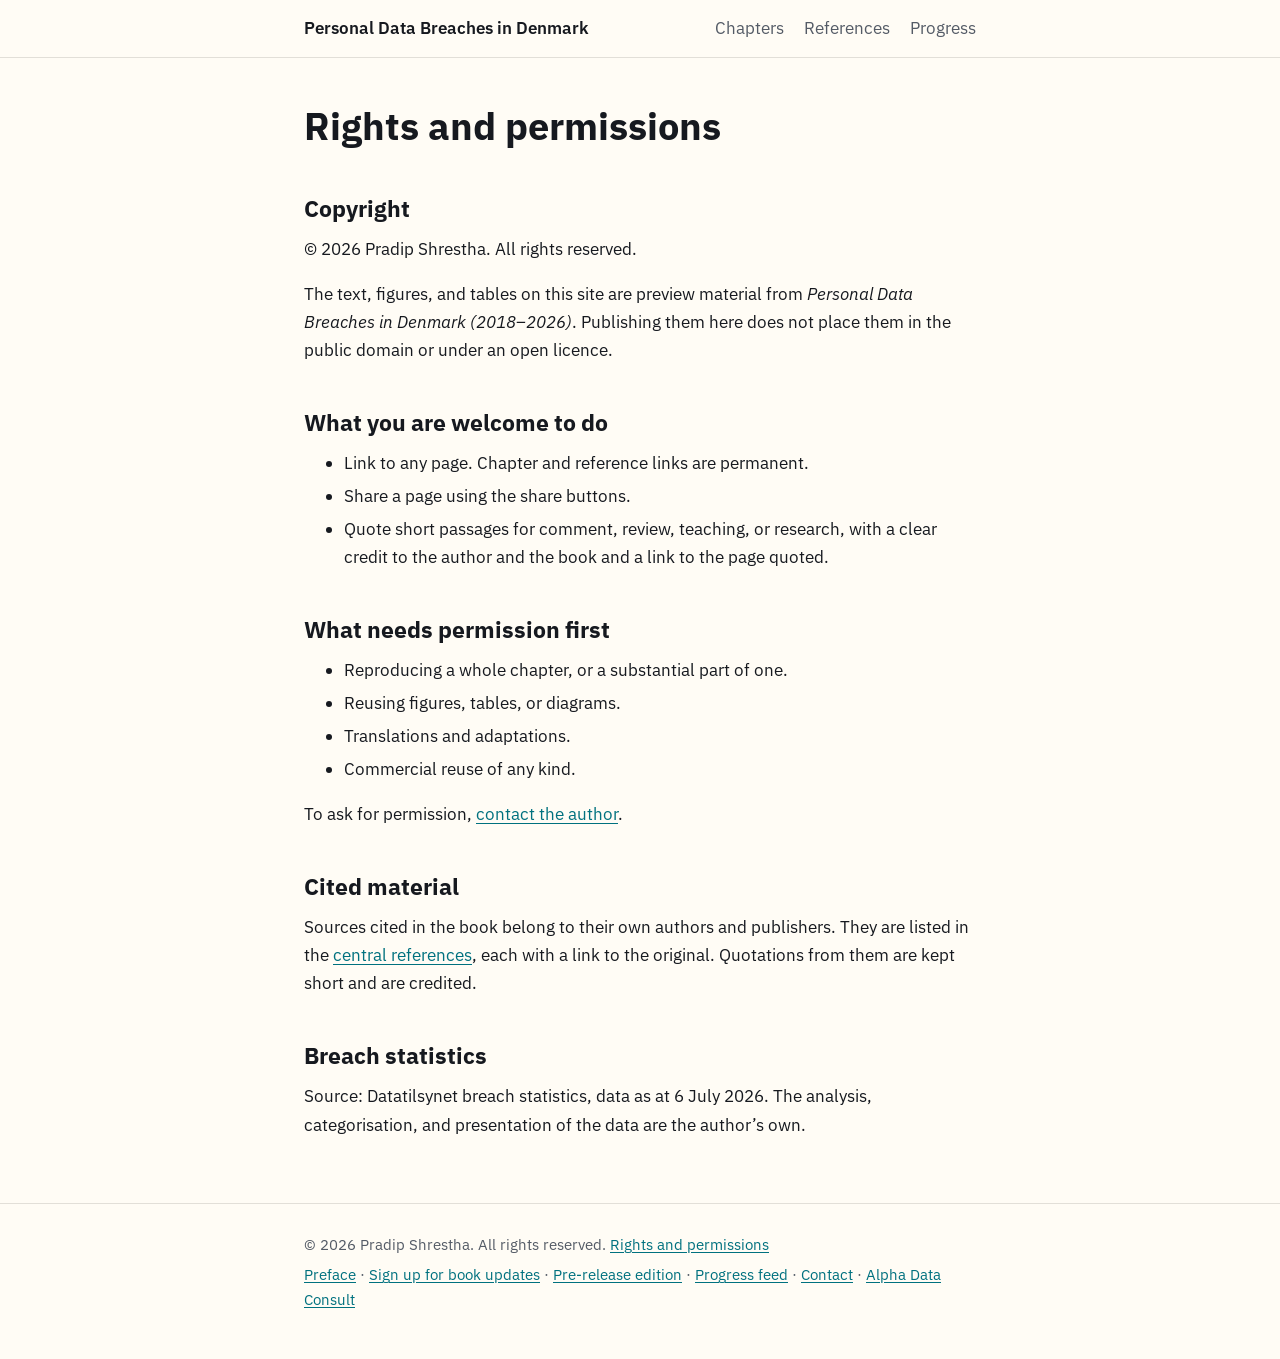
<file: rights/index.html>
<!doctype html>
<html lang="en-GB">
<head>
  <meta charset="utf-8">
  <meta name="viewport" content="width=device-width, initial-scale=1">
  <title>Rights and permissions | Personal Data Breaches in Denmark</title>
  <meta name="description" content="Copyright, permitted uses, and how to request permission for Personal Data Breaches in Denmark (2018–2026).">
  <meta name="author" content="Pradip Shrestha">
  <link rel="canonical" href="https://book.alphadataconsult.dk/rights/">

  
  <meta property="og:site_name" content="Personal Data Breaches in Denmark">
  <meta property="og:type" content="website">
  <meta property="og:title" content="Rights and permissions">
  <meta property="og:description" content="Copyright, permitted uses, and how to request permission for Personal Data Breaches in Denmark (2018–2026).">
  <meta property="og:url" content="https://book.alphadataconsult.dk/rights/">
  <meta property="og:image" content="https://book.alphadataconsult.dk/assets/images/social-card.png">
  <meta property="og:image:width" content="1200">
  <meta property="og:image:height" content="630">
  <meta property="og:image:alt" content="Personal Data Breaches in Denmark (2018–2026): A Comprehensive Overview, by Pradip Shrestha. Coming soon.">
  <meta property="og:locale" content="en_GB">
  <meta name="twitter:card" content="summary_large_image">

  <link rel="icon" href="/assets/images/favicon.svg" type="image/svg+xml">
  <link rel="alternate" type="application/atom+xml" title="Personal Data Breaches in Denmark: progress updates" href="/feed.xml">
  <link rel="preload" href="/assets/fonts/ibm-plex-sans-latin-400-normal.woff2" as="font" type="font/woff2" crossorigin>
  <link rel="stylesheet" href="/assets/css/site.css">
</head>
<body>
  <a class="skip-link" href="#main">Skip to content</a>
  <header class="site-header">
    <div class="wrap site-header-inner">
      <a class="site-title" href="/">Personal Data Breaches in Denmark</a>
      <nav aria-label="Main">
        <ul class="site-nav">
          <li><a href="/chapters/">Chapters</a></li>
          <li><a href="/references/">References</a></li>
          <li><a href="/updates/">Progress</a></li>
        </ul>
      </nav>
    </div>
  </header>

  <main id="main">
    <article class="wrap prose page">
  <h1>Rights and permissions</h1>
  <h2 id="copyright" tabindex="-1">Copyright <a class="heading-anchor" href="#copyright" aria-label="Permanent link to this section">#</a></h2>
<p>© 2026 Pradip Shrestha. All rights reserved.</p>
<p>The text, figures, and tables on this site are preview material from <em>Personal Data Breaches in Denmark (2018–2026)</em>. Publishing them here does not place them in the public domain or under an open licence.</p>
<h2 id="what-you-are-welcome-to-do" tabindex="-1">What you are welcome to do <a class="heading-anchor" href="#what-you-are-welcome-to-do" aria-label="Permanent link to this section">#</a></h2>
<ul>
<li>Link to any page. Chapter and reference links are permanent.</li>
<li>Share a page using the share buttons.</li>
<li>Quote short passages for comment, review, teaching, or research, with a clear credit to the author and the book and a link to the page quoted.</li>
</ul>
<h2 id="what-needs-permission-first" tabindex="-1">What needs permission first <a class="heading-anchor" href="#what-needs-permission-first" aria-label="Permanent link to this section">#</a></h2>
<ul>
<li>Reproducing a whole chapter, or a substantial part of one.</li>
<li>Reusing figures, tables, or diagrams.</li>
<li>Translations and adaptations.</li>
<li>Commercial reuse of any kind.</li>
</ul>
<p>To ask for permission, <a href="https://alphadataconsult.dk/contact/">contact the author</a>.</p>
<h2 id="cited-material" tabindex="-1">Cited material <a class="heading-anchor" href="#cited-material" aria-label="Permanent link to this section">#</a></h2>
<p>Sources cited in the book belong to their own authors and publishers. They are listed in the <a href="/references/">central references</a>, each with a link to the original. Quotations from them are kept short and are credited.</p>
<h2 id="breach-statistics" tabindex="-1">Breach statistics <a class="heading-anchor" href="#breach-statistics" aria-label="Permanent link to this section">#</a></h2>
<p>Source: Datatilsynet breach statistics, data as at 6 July 2026. The analysis, categorisation, and presentation of the data are the author’s own.</p>

</article>

  </main>

  <footer class="site-footer">
    <div class="wrap">
      <p>© 2026 Pradip Shrestha. All rights reserved. <a href="/rights/">Rights and permissions</a></p>
      <p>
        <a href="/preface/">Preface</a> ·
        <a href="https://alphadataconsult.dk/book-pre-release/">Sign up for book updates</a> ·
        <a href="https://alphadataconsult.dk/book-pre-release/">Pre-release edition</a> ·
        <a href="/feed.xml">Progress feed</a> ·
        <a href="https://alphadataconsult.dk/contact/">Contact</a> ·
        <a href="https://alphadataconsult.dk/">Alpha Data Consult</a>
      </p>
    </div>
  </footer>
  <script src="/assets/js/share.js" defer></script>
</body>
</html>
</file>
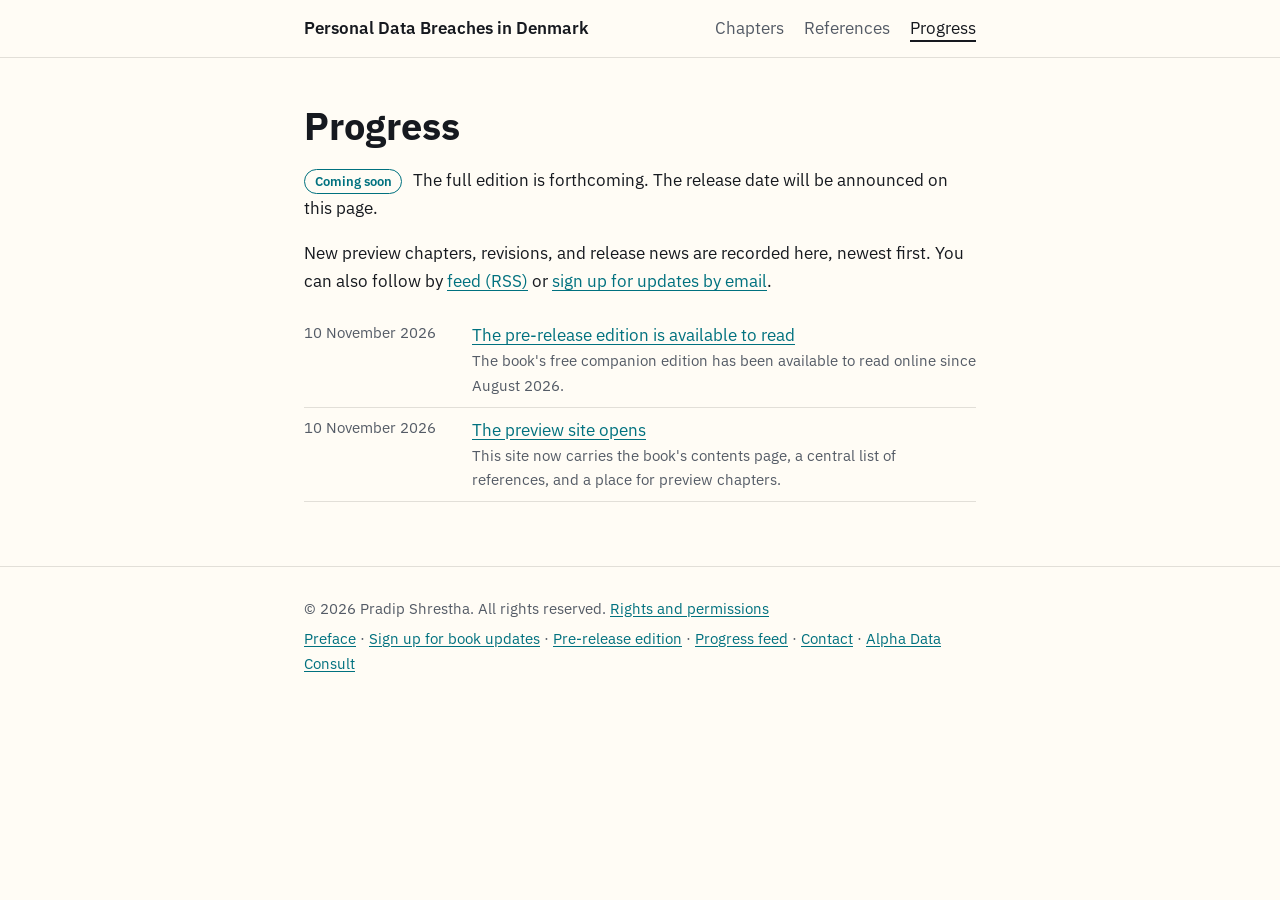
<file: updates/index.html>
<!doctype html>
<html lang="en-GB">
<head>
  <meta charset="utf-8">
  <meta name="viewport" content="width=device-width, initial-scale=1">
  <title>Progress | Personal Data Breaches in Denmark</title>
  <meta name="description" content="Progress updates for Personal Data Breaches in Denmark (2018–2026), newest first.">
  <meta name="author" content="Pradip Shrestha">
  <link rel="canonical" href="https://book.alphadataconsult.dk/updates/">

  
  <meta property="og:site_name" content="Personal Data Breaches in Denmark">
  <meta property="og:type" content="website">
  <meta property="og:title" content="Progress">
  <meta property="og:description" content="Progress updates for Personal Data Breaches in Denmark (2018–2026), newest first.">
  <meta property="og:url" content="https://book.alphadataconsult.dk/updates/">
  <meta property="og:image" content="https://book.alphadataconsult.dk/assets/images/social-card.png">
  <meta property="og:image:width" content="1200">
  <meta property="og:image:height" content="630">
  <meta property="og:image:alt" content="Personal Data Breaches in Denmark (2018–2026): A Comprehensive Overview, by Pradip Shrestha. Coming soon.">
  <meta property="og:locale" content="en_GB">
  <meta name="twitter:card" content="summary_large_image">

  <link rel="icon" href="/assets/images/favicon.svg" type="image/svg+xml">
  <link rel="alternate" type="application/atom+xml" title="Personal Data Breaches in Denmark: progress updates" href="/feed.xml">
  <link rel="preload" href="/assets/fonts/ibm-plex-sans-latin-400-normal.woff2" as="font" type="font/woff2" crossorigin>
  <link rel="stylesheet" href="/assets/css/site.css">
</head>
<body>
  <a class="skip-link" href="#main">Skip to content</a>
  <header class="site-header">
    <div class="wrap site-header-inner">
      <a class="site-title" href="/">Personal Data Breaches in Denmark</a>
      <nav aria-label="Main">
        <ul class="site-nav">
          <li><a href="/chapters/">Chapters</a></li>
          <li><a href="/references/">References</a></li>
          <li><a href="/updates/" aria-current="page">Progress</a></li>
        </ul>
      </nav>
    </div>
  </header>

  <main id="main">
    <article class="wrap prose page">
  <h1>Progress</h1>
  <p class="status-line"><span class="pill pill-release">Coming soon</span> The full edition is forthcoming. The release date will be announced on this page.</p>
  <p>New preview chapters, revisions, and release news are recorded here, newest first. You can also follow by <a href="/feed.xml">feed (RSS)</a> or <a href="https://alphadataconsult.dk/book-pre-release/">sign up for updates by email</a>.</p>
  <ul class="update-list update-list-full">
    <li>
      <time datetime="2026-11-10">10 November 2026</time>
      <a href="/updates/pre-release-edition-available/">The pre-release edition is available to read</a><span class="update-summary">The book&#39;s free companion edition has been available to read online since August 2026.</span>
    </li>
    <li>
      <time datetime="2026-11-10">10 November 2026</time>
      <a href="/updates/preview-site-opens/">The preview site opens</a><span class="update-summary">This site now carries the book&#39;s contents page, a central list of references, and a place for preview chapters.</span>
    </li>
  </ul>
</article>

  </main>

  <footer class="site-footer">
    <div class="wrap">
      <p>© 2026 Pradip Shrestha. All rights reserved. <a href="/rights/">Rights and permissions</a></p>
      <p>
        <a href="/preface/">Preface</a> ·
        <a href="https://alphadataconsult.dk/book-pre-release/">Sign up for book updates</a> ·
        <a href="https://alphadataconsult.dk/book-pre-release/">Pre-release edition</a> ·
        <a href="/feed.xml">Progress feed</a> ·
        <a href="https://alphadataconsult.dk/contact/">Contact</a> ·
        <a href="https://alphadataconsult.dk/">Alpha Data Consult</a>
      </p>
    </div>
  </footer>
  <script src="/assets/js/share.js" defer></script>
</body>
</html>
</file>
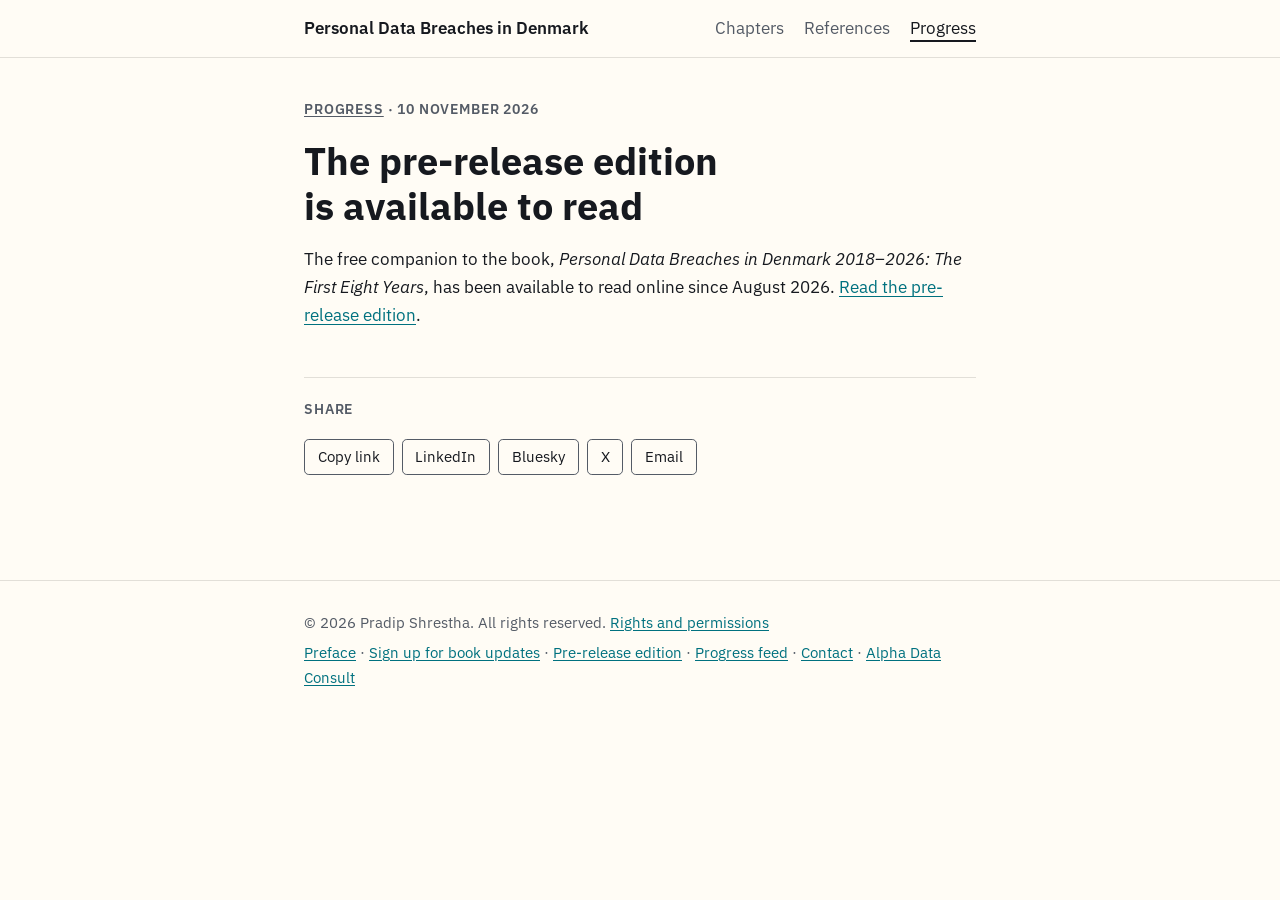
<file: updates/pre-release-edition-available/index.html>
<!doctype html>
<html lang="en-GB">
<head>
  <meta charset="utf-8">
  <meta name="viewport" content="width=device-width, initial-scale=1">
  <title>The pre-release edition is available to read | Personal Data Breaches in Denmark</title>
  <meta name="description" content="The book&#39;s free companion edition has been available to read online since August 2026.">
  <meta name="author" content="Pradip Shrestha">
  <link rel="canonical" href="https://book.alphadataconsult.dk/updates/pre-release-edition-available/">

  
  <meta property="og:site_name" content="Personal Data Breaches in Denmark">
  <meta property="og:type" content="article">
  <meta property="og:title" content="The pre-release edition is available to read">
  <meta property="og:description" content="The book&#39;s free companion edition has been available to read online since August 2026.">
  <meta property="og:url" content="https://book.alphadataconsult.dk/updates/pre-release-edition-available/">
  <meta property="og:image" content="https://book.alphadataconsult.dk/assets/images/social-card.png">
  <meta property="og:image:width" content="1200">
  <meta property="og:image:height" content="630">
  <meta property="og:image:alt" content="Personal Data Breaches in Denmark (2018–2026): A Comprehensive Overview, by Pradip Shrestha. Coming soon.">
  <meta property="og:locale" content="en_GB">
  <meta name="twitter:card" content="summary_large_image">

  <link rel="icon" href="/assets/images/favicon.svg" type="image/svg+xml">
  <link rel="alternate" type="application/atom+xml" title="Personal Data Breaches in Denmark: progress updates" href="/feed.xml">
  <link rel="preload" href="/assets/fonts/ibm-plex-sans-latin-400-normal.woff2" as="font" type="font/woff2" crossorigin>
  <link rel="stylesheet" href="/assets/css/site.css">
</head>
<body>
  <a class="skip-link" href="#main">Skip to content</a>
  <header class="site-header">
    <div class="wrap site-header-inner">
      <a class="site-title" href="/">Personal Data Breaches in Denmark</a>
      <nav aria-label="Main">
        <ul class="site-nav">
          <li><a href="/chapters/">Chapters</a></li>
          <li><a href="/references/">References</a></li>
          <li><a href="/updates/" aria-current="page">Progress</a></li>
        </ul>
      </nav>
    </div>
  </header>

  <main id="main">
    <article class="wrap prose page">
  <p class="eyebrow"><a href="/updates/">Progress</a> · <time datetime="2026-11-10">10 November 2026</time></p>
  <h1>The pre-release edition is available to read</h1>
  <p>The free companion to the book, <em>Personal Data Breaches in Denmark 2018–2026: The First Eight Years</em>, has been available to read online since August 2026. <a href="https://alphadataconsult.dk/book-pre-release/">Read the pre-release edition</a>.</p>

  
<aside class="share" aria-label="Share this page">
  <p class="share-label">Share</p>
  <ul class="share-list">
    <li><button type="button" class="share-button" data-copy="https://book.alphadataconsult.dk/updates/pre-release-edition-available/">Copy link</button></li>
    <li><button type="button" class="share-button" data-share-title="The pre-release edition is available to read" data-share-url="https://book.alphadataconsult.dk/updates/pre-release-edition-available/" hidden>Share…</button></li>
    <li><a class="share-button" href="https://www.linkedin.com/sharing/share-offsite/?url=https%3A%2F%2Fbook.alphadataconsult.dk%2Fupdates%2Fpre-release-edition-available%2F" target="_blank" rel="noopener">LinkedIn</a></li>
    <li><a class="share-button" href="https://bsky.app/intent/compose?text=The%20pre-release%20edition%20is%20available%20to%20read%20https%3A%2F%2Fbook.alphadataconsult.dk%2Fupdates%2Fpre-release-edition-available%2F" target="_blank" rel="noopener">Bluesky</a></li>
    <li><a class="share-button" href="https://x.com/intent/post?text=The%20pre-release%20edition%20is%20available%20to%20read&amp;url=https%3A%2F%2Fbook.alphadataconsult.dk%2Fupdates%2Fpre-release-edition-available%2F" target="_blank" rel="noopener">X</a></li>
    <li><a class="share-button" href="mailto:?subject=The%20pre-release%20edition%20is%20available%20to%20read&amp;body=https%3A%2F%2Fbook.alphadataconsult.dk%2Fupdates%2Fpre-release-edition-available%2F">Email</a></li>
  </ul>
  <p class="share-status" role="status" aria-live="polite"></p>
</aside>

</article>

  </main>

  <footer class="site-footer">
    <div class="wrap">
      <p>© 2026 Pradip Shrestha. All rights reserved. <a href="/rights/">Rights and permissions</a></p>
      <p>
        <a href="/preface/">Preface</a> ·
        <a href="https://alphadataconsult.dk/book-pre-release/">Sign up for book updates</a> ·
        <a href="https://alphadataconsult.dk/book-pre-release/">Pre-release edition</a> ·
        <a href="/feed.xml">Progress feed</a> ·
        <a href="https://alphadataconsult.dk/contact/">Contact</a> ·
        <a href="https://alphadataconsult.dk/">Alpha Data Consult</a>
      </p>
    </div>
  </footer>
  <script src="/assets/js/share.js" defer></script>
</body>
</html>
</file>
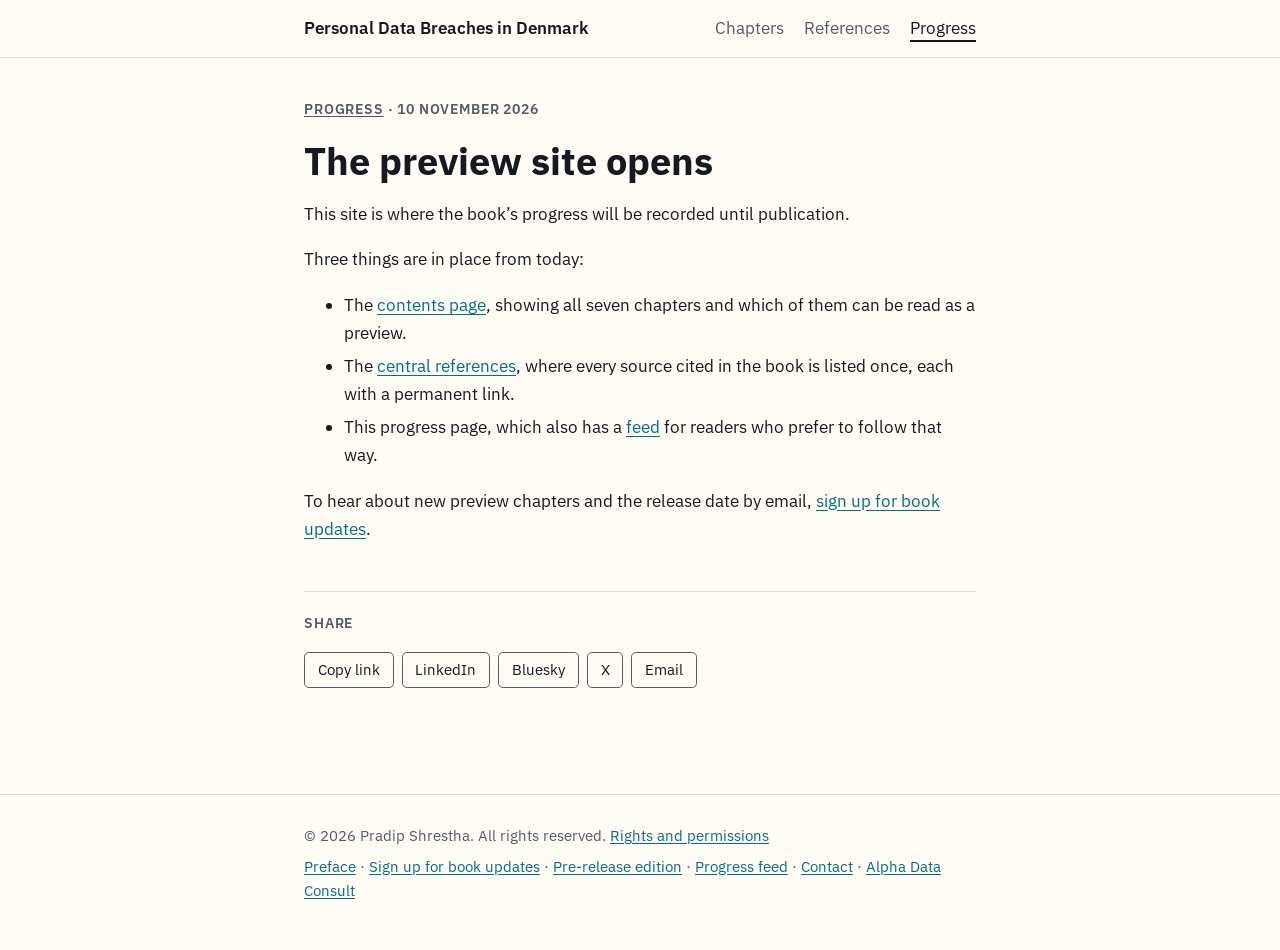
<file: updates/preview-site-opens/index.html>
<!doctype html>
<html lang="en-GB">
<head>
  <meta charset="utf-8">
  <meta name="viewport" content="width=device-width, initial-scale=1">
  <title>The preview site opens | Personal Data Breaches in Denmark</title>
  <meta name="description" content="This site now carries the book&#39;s contents page, a central list of references, and a place for preview chapters.">
  <meta name="author" content="Pradip Shrestha">
  <link rel="canonical" href="https://book.alphadataconsult.dk/updates/preview-site-opens/">

  
  <meta property="og:site_name" content="Personal Data Breaches in Denmark">
  <meta property="og:type" content="article">
  <meta property="og:title" content="The preview site opens">
  <meta property="og:description" content="This site now carries the book&#39;s contents page, a central list of references, and a place for preview chapters.">
  <meta property="og:url" content="https://book.alphadataconsult.dk/updates/preview-site-opens/">
  <meta property="og:image" content="https://book.alphadataconsult.dk/assets/images/social-card.png">
  <meta property="og:image:width" content="1200">
  <meta property="og:image:height" content="630">
  <meta property="og:image:alt" content="Personal Data Breaches in Denmark (2018–2026): A Comprehensive Overview, by Pradip Shrestha. Coming soon.">
  <meta property="og:locale" content="en_GB">
  <meta name="twitter:card" content="summary_large_image">

  <link rel="icon" href="/assets/images/favicon.svg" type="image/svg+xml">
  <link rel="alternate" type="application/atom+xml" title="Personal Data Breaches in Denmark: progress updates" href="/feed.xml">
  <link rel="preload" href="/assets/fonts/ibm-plex-sans-latin-400-normal.woff2" as="font" type="font/woff2" crossorigin>
  <link rel="stylesheet" href="/assets/css/site.css">
</head>
<body>
  <a class="skip-link" href="#main">Skip to content</a>
  <header class="site-header">
    <div class="wrap site-header-inner">
      <a class="site-title" href="/">Personal Data Breaches in Denmark</a>
      <nav aria-label="Main">
        <ul class="site-nav">
          <li><a href="/chapters/">Chapters</a></li>
          <li><a href="/references/">References</a></li>
          <li><a href="/updates/" aria-current="page">Progress</a></li>
        </ul>
      </nav>
    </div>
  </header>

  <main id="main">
    <article class="wrap prose page">
  <p class="eyebrow"><a href="/updates/">Progress</a> · <time datetime="2026-11-10">10 November 2026</time></p>
  <h1>The preview site opens</h1>
  <p>This site is where the book’s progress will be recorded until publication.</p>
<p>Three things are in place from today:</p>
<ul>
<li>The <a href="/chapters/">contents page</a>, showing all seven chapters and which of them can be read as a preview.</li>
<li>The <a href="/references/">central references</a>, where every source cited in the book is listed once, each with a permanent link.</li>
<li>This progress page, which also has a <a href="/feed.xml">feed</a> for readers who prefer to follow that way.</li>
</ul>
<p>To hear about new preview chapters and the release date by email, <a href="https://alphadataconsult.dk/book-pre-release/">sign up for book updates</a>.</p>

  
<aside class="share" aria-label="Share this page">
  <p class="share-label">Share</p>
  <ul class="share-list">
    <li><button type="button" class="share-button" data-copy="https://book.alphadataconsult.dk/updates/preview-site-opens/">Copy link</button></li>
    <li><button type="button" class="share-button" data-share-title="The preview site opens" data-share-url="https://book.alphadataconsult.dk/updates/preview-site-opens/" hidden>Share…</button></li>
    <li><a class="share-button" href="https://www.linkedin.com/sharing/share-offsite/?url=https%3A%2F%2Fbook.alphadataconsult.dk%2Fupdates%2Fpreview-site-opens%2F" target="_blank" rel="noopener">LinkedIn</a></li>
    <li><a class="share-button" href="https://bsky.app/intent/compose?text=The%20preview%20site%20opens%20https%3A%2F%2Fbook.alphadataconsult.dk%2Fupdates%2Fpreview-site-opens%2F" target="_blank" rel="noopener">Bluesky</a></li>
    <li><a class="share-button" href="https://x.com/intent/post?text=The%20preview%20site%20opens&amp;url=https%3A%2F%2Fbook.alphadataconsult.dk%2Fupdates%2Fpreview-site-opens%2F" target="_blank" rel="noopener">X</a></li>
    <li><a class="share-button" href="mailto:?subject=The%20preview%20site%20opens&amp;body=https%3A%2F%2Fbook.alphadataconsult.dk%2Fupdates%2Fpreview-site-opens%2F">Email</a></li>
  </ul>
  <p class="share-status" role="status" aria-live="polite"></p>
</aside>

</article>

  </main>

  <footer class="site-footer">
    <div class="wrap">
      <p>© 2026 Pradip Shrestha. All rights reserved. <a href="/rights/">Rights and permissions</a></p>
      <p>
        <a href="/preface/">Preface</a> ·
        <a href="https://alphadataconsult.dk/book-pre-release/">Sign up for book updates</a> ·
        <a href="https://alphadataconsult.dk/book-pre-release/">Pre-release edition</a> ·
        <a href="/feed.xml">Progress feed</a> ·
        <a href="https://alphadataconsult.dk/contact/">Contact</a> ·
        <a href="https://alphadataconsult.dk/">Alpha Data Consult</a>
      </p>
    </div>
  </footer>
  <script src="/assets/js/share.js" defer></script>
</body>
</html>
</file>
<file: assets/css/site.css>
/* Site styles. One file, no build step.
   Colours and sizes are set once as variables at the top. */

@font-face { font-family: "IBM Plex Sans"; font-weight: 400; font-style: normal; font-display: swap; src: url("../fonts/ibm-plex-sans-latin-400-normal.woff2") format("woff2"); }
@font-face { font-family: "IBM Plex Sans"; font-weight: 400; font-style: italic; font-display: swap; src: url("../fonts/ibm-plex-sans-latin-400-italic.woff2") format("woff2"); }
@font-face { font-family: "IBM Plex Sans"; font-weight: 600; font-style: normal; font-display: swap; src: url("../fonts/ibm-plex-sans-latin-600-normal.woff2") format("woff2"); }
@font-face { font-family: "IBM Plex Sans"; font-weight: 600; font-style: italic; font-display: swap; src: url("../fonts/ibm-plex-sans-latin-600-italic.woff2") format("woff2"); }
@font-face { font-family: "IBM Plex Sans"; font-weight: 700; font-style: normal; font-display: swap; src: url("../fonts/ibm-plex-sans-latin-700-normal.woff2") format("woff2"); }
@font-face { font-family: "IBM Plex Sans"; font-weight: 700; font-style: italic; font-display: swap; src: url("../fonts/ibm-plex-sans-latin-700-italic.woff2") format("woff2"); }

/* Every text and background pair below meets WCAG AA (4.5:1 for text,
   3:1 for borders, buttons and focus rings) in both colour schemes. */
:root {
  --ink: #16191f;
  --ink-soft: #545b66;
  --paper: #fffcf5;      /* cream page */
  --panel: #f0f0f0;      /* release panel and closing band */
  --card: #ffffff;       /* author and chapter cards */
  --rule: #e2dfd8;
  --accent: #00717f;     /* links, pills, focus ring */
  --button-bg: #1f2b45;  /* navy primary button */
  --button-ink: #ffffff;
  --radius: 0.75rem;
  --measure: 42rem;
  --font: "IBM Plex Sans", system-ui, -apple-system, "Segoe UI", sans-serif;
}

@media (prefers-color-scheme: dark) {
  :root {
    --ink: #ecebe6;
    --ink-soft: #b0b8c6;
    --paper: #131c2e;      /* navy page */
    --panel: #1b2640;
    --card: #18223a;
    --rule: #2f3b55;
    --accent: #6fd0db;
    --button-bg: #f3efe4;  /* light button with navy text */
    --button-ink: #1f2b45;
  }
}

*, *::before, *::after { box-sizing: border-box; }

html { -webkit-text-size-adjust: 100%; scroll-padding-top: 1rem; }

body {
  margin: 0;
  background: var(--paper);
  color: var(--ink);
  font-family: var(--font);
  font-size: 1.0625rem;
  line-height: 1.65;
}

a { color: var(--accent); text-underline-offset: 0.15em; }
a:hover { text-decoration-thickness: 2px; }
:focus-visible { outline: 3px solid var(--accent); outline-offset: 2px; }

.wrap { max-width: calc(var(--measure) + 2rem); margin-inline: auto; padding-inline: 1rem; }

.skip-link { position: absolute; left: -999rem; }
.skip-link:focus { left: 1rem; top: 1rem; background: var(--paper); padding: 0.5rem 0.75rem; z-index: 10; }

/* ---------- Header and footer ---------- */

.site-header { border-bottom: 1px solid var(--rule); }
.site-header-inner { display: flex; flex-wrap: wrap; align-items: baseline; justify-content: space-between; gap: 0.25rem 1.5rem; padding-block: 0.9rem; }
.site-title { color: var(--ink); font-weight: 600; text-decoration: none; }
.site-nav { display: flex; flex-wrap: wrap; gap: 0.25rem 1.25rem; list-style: none; margin: 0; padding: 0; }
.site-nav a { color: var(--ink-soft); text-decoration: none; }
.site-nav a:hover, .site-nav a[aria-current="page"] { color: var(--ink); text-decoration: underline; text-decoration-thickness: 2px; text-underline-offset: 0.35em; }

.site-footer { margin-top: 4rem; border-top: 1px solid var(--rule); padding-block: 1.5rem 2.5rem; color: var(--ink-soft); font-size: 0.9375rem; }
.site-footer p { margin: 0.35rem 0; }

/* ---------- Hero ---------- */

.hero { padding-block: 3rem 0; }
.hero-inner::after { content: ""; display: block; padding-top: 2.5rem; border-bottom: 1px solid var(--rule); }
.hero h1 { font-size: clamp(2rem, 6vw, 3.1rem); font-weight: 400; line-height: 1.12; letter-spacing: -0.015em; margin: 1rem 0 0.5rem; text-wrap: balance; }
.hero-subtitle { font-size: clamp(1.2rem, 3.2vw, 1.5rem); margin: 0; }
.hero-tagline { font-size: 1.125rem; color: var(--ink-soft); margin: 0.75rem 0 0; text-wrap: pretty; }
.hero-author { margin: 1.5rem 0 0; font-weight: 600; }

/* Cover: beside the text on wider screens, centred level with the middle of
   the text column; above the text and centred on phones. Never wider
   than the image's natural 516 px. width/height in the HTML reserve the space. */
.hero-grid { display: grid; grid-template-columns: minmax(0, 1fr) 13rem; gap: 1rem 2.25rem; align-items: center; }
.hero-cover { grid-column: 2; grid-row: 1; margin: 0; }
.hero-text { grid-column: 1; grid-row: 1; }
.hero-cover img { display: block; width: 100%; max-width: 516px; height: auto; border: 1px solid var(--rule); border-radius: 2px; box-shadow: 0 6px 18px rgb(0 0 0 / 0.12); }
.hero-grid .hero-text h1 { font-size: clamp(2rem, 5vw, 2.6rem); margin-top: 0.9rem; }
@media (max-width: 40rem) {
  .hero-grid { grid-template-columns: minmax(0, 1fr); }
  .hero-cover, .hero-text { grid-column: 1; }
  .hero-cover { grid-row: 1; justify-self: center; width: min(13rem, 60%); margin: 0 0 1rem; }
  .hero-text { grid-row: 2; }
}

.actions { display: flex; flex-wrap: wrap; gap: 0.75rem; margin-top: 1.75rem; }
.button { display: inline-block; padding: 0.6rem 1.35rem; border: 1.5px solid var(--ink-soft); border-radius: 999px; color: var(--ink); font-weight: 600; text-decoration: none; }
.button:hover { text-decoration: underline; }
.button-primary { background: var(--button-bg); border-color: var(--button-bg); color: var(--button-ink); }

/* ---------- Landing page panels, cards and closing band ---------- */

.feature-panel { margin-top: 2.5rem; padding: 0.25rem 1.5rem 0.5rem; background: var(--panel); border-radius: var(--radius); }
.feature-panel .update-list li { border-color: var(--rule); }
.card { margin-top: 2.75rem; padding: 0.25rem 1.5rem 0.4rem; background: var(--card); border: 1px solid var(--rule); border-radius: var(--radius); }
.card h2, .feature-panel h2 { margin-top: 1.25rem; font-size: 1.2rem; }
.panel-actions { margin: 0 0 1.25rem; }

.home-contents .contents-part h3 { margin: 2.25rem 0 0.75rem; font-size: clamp(1.4rem, 4vw, 1.75rem); font-weight: 400; color: var(--ink); }
.home-contents .contents-list { display: grid; gap: 0.75rem; border-top: 0; }
.home-contents .contents-list li { padding: 1rem 1.25rem; background: var(--card); border: 1px solid var(--rule); border-radius: var(--radius); }
.contents-summary { grid-column: 2 / -1; margin: 0.35rem 0 0; color: var(--ink-soft); font-size: 0.9375rem; line-height: 1.6; }

.band { margin-top: 4rem; padding-block: 3.5rem 2.5rem; background: var(--panel); text-align: center; }
.band h2 { margin: 0 0 0.75rem; font-size: clamp(1.6rem, 5vw, 2.2rem); line-height: 1.2; }
.band p { margin: 0 auto; max-width: 36rem; }
.band .actions, .band .share-list { justify-content: center; }
.band .share { margin-top: 2.5rem; border-top-color: var(--rule); }
main:has(> .band:last-child) + .site-footer { margin-top: 0; }

@media (max-width: 34rem) {
  .feature-panel, .card { padding-inline: 1rem; }
  .home-contents .contents-list li { padding-inline: 0.9rem; }
}

/* ---------- Prose ---------- */

.prose h1 { font-size: clamp(1.8rem, 5vw, 2.4rem); line-height: 1.18; margin: 0.4rem 0 1rem; text-wrap: balance; }
.prose h2 { font-size: 1.45rem; line-height: 1.25; margin: 2.75rem 0 0.75rem; }
.prose h3 { font-size: 1.15rem; line-height: 1.3; margin: 2rem 0 0.5rem; }
.prose p, .prose ul, .prose ol, .prose blockquote, .prose table { margin: 0 0 1.1rem; }
.prose li { margin-bottom: 0.3rem; }
.prose img { display: block; max-width: 100%; height: auto; border: 1px solid var(--rule); border-radius: 0.25rem; }
.prose blockquote { margin-inline: 0; padding: 0.75rem 1.1rem; background: var(--panel); border-left: 4px solid var(--accent); }
.prose blockquote p:last-child { margin-bottom: 0; }
.prose code { font-family: ui-monospace, "Cascadia Mono", Consolas, monospace; font-size: 0.9em; background: var(--panel); padding: 0.1em 0.3em; border-radius: 0.2rem; }
.prose table { display: block; overflow-x: auto; border-collapse: collapse; font-size: 0.9375rem; }
.prose th, .prose td { text-align: left; vertical-align: top; padding: 0.5rem 0.9rem 0.5rem 0; border-bottom: 1px solid var(--rule); }
.prose th { border-bottom-width: 2px; }
.page, .chapter { padding-top: 2.5rem; }
.home section:first-child h2 { margin-top: 2.5rem; }

.small { font-size: 0.875rem; color: var(--ink-soft); }
.eyebrow { margin: 0; font-size: 0.875rem; font-weight: 600; letter-spacing: 0.06em; text-transform: uppercase; color: var(--ink-soft); }
.eyebrow a { color: inherit; }

.heading-anchor { margin-left: 0.4rem; color: var(--ink-soft); font-weight: 400; text-decoration: none; opacity: 0; }
h2:hover .heading-anchor, h3:hover .heading-anchor, .heading-anchor:focus-visible { opacity: 1; }
@media (hover: none) { .heading-anchor { opacity: 0.55; } }

/* ---------- Pills and notices ---------- */

.pill { display: inline-block; padding: 0.1rem 0.6rem; border: 1px solid var(--rule); border-radius: 999px; font-size: 0.8125rem; font-weight: 600; line-height: 1.5; white-space: nowrap; color: var(--ink-soft); }
.pill-preview, .pill-published, .pill-release { border-color: var(--accent); color: var(--accent); }
.pill-draft { border-style: dashed; }
.status-line .pill { margin-right: 0.4rem; }

.notice { padding: 0.75rem 1rem; background: var(--panel); border: 1px solid var(--rule); border-radius: 0.3rem; font-size: 0.9375rem; }

.meta { display: flex; flex-wrap: wrap; align-items: center; gap: 0.3rem 1.1rem; list-style: none; padding: 0; color: var(--ink-soft); font-size: 0.9375rem; }
.meta li { margin: 0; }

/* ---------- Table of contents ---------- */

.contents-part h3 { margin-top: 1.5rem; font-size: 1rem; color: var(--ink-soft); }
.contents-list { list-style: none; padding: 0; border-top: 1px solid var(--rule); }
.contents-list li { display: grid; grid-template-columns: 1.75rem 1fr auto; gap: 0.75rem; align-items: baseline; margin: 0; padding: 0.65rem 0; border-bottom: 1px solid var(--rule); }
.contents-number { color: var(--ink-soft); font-variant-numeric: tabular-nums; }
.contents-title { font-weight: 600; }
span.contents-title { font-weight: 400; }

/* ---------- Citations and references ---------- */

.cite { font-size: 0.85em; white-space: nowrap; }
.cite a { text-decoration: none; }
.cite a:hover { text-decoration: underline; }
.cite-missing { background: #ffd9d2; color: #7a1c0b; padding: 0 0.25em; font-weight: 600; }

.chapter-references, .cite-this { margin-top: 3rem; padding-top: 0.25rem; border-top: 1px solid var(--rule); }
.chapter-references ol { padding-left: 1.5rem; }
.chapter-references li, .reference-text { overflow-wrap: anywhere; }
.chapter-references li:target, .reference-list li:target { background: var(--panel); outline: 0.6rem solid var(--panel); }
.ref-permalink { font-size: 0.875rem; white-space: nowrap; }
.chapter-references-note { font-size: 0.9375rem; color: var(--ink-soft); }
.cite-this p { overflow-wrap: anywhere; }

.reference-list { list-style: none; padding: 0; border-top: 1px solid var(--rule); }
.reference-list li { margin: 0; padding: 1rem 0; border-bottom: 1px solid var(--rule); }
.reference-list .reference-text { margin-bottom: 0.3rem; }
.reference-list-numbered { list-style: decimal; padding-left: 2rem; }
.reference-list-numbered li { padding-left: 0.25rem; }
.reference-list-numbered li::marker { color: var(--ink-soft); font-variant-numeric: tabular-nums; }
.reference-contents ol { padding-left: 1.5rem; margin-bottom: 0.5rem; }
.reference-contents li { margin-bottom: 0.15rem; }
.reference-section h2 { scroll-margin-top: 1rem; }
.reference-empty { color: var(--ink-soft); }
.reference-meta { margin: 0; font-size: 0.875rem; color: var(--ink-soft); }
.reference-title { font-size: clamp(1.4rem, 4vw, 1.8rem); }
.reference-facts { display: grid; grid-template-columns: max-content 1fr; gap: 0.5rem 1.25rem; margin: 1.5rem 0; overflow-wrap: anywhere; }
.reference-facts dt { color: var(--ink-soft); font-size: 0.9375rem; }
.reference-facts dd { margin: 0; }
@media (max-width: 34rem) { .reference-facts { grid-template-columns: 1fr; gap: 0.1rem; } .reference-facts dd { margin-bottom: 0.75rem; } }

/* ---------- Progress updates ---------- */

.update-list { list-style: none; padding: 0; }
.update-list li { display: grid; grid-template-columns: 9.5rem 1fr; gap: 0 1rem; margin: 0; padding: 0.5rem 0; border-bottom: 1px solid var(--rule); }
.update-list time { color: var(--ink-soft); font-size: 0.9375rem; }
.update-summary { grid-column: 2; color: var(--ink-soft); font-size: 0.9375rem; }
@media (max-width: 34rem) { .update-list li { grid-template-columns: 1fr; } .update-summary { grid-column: 1; } }

/* ---------- Share and chapter navigation ---------- */

.share { margin-top: 3rem; padding-top: 1.25rem; border-top: 1px solid var(--rule); }
.share-label { margin: 0 0 0.5rem; font-size: 0.875rem; font-weight: 600; letter-spacing: 0.06em; text-transform: uppercase; color: var(--ink-soft); }
.share-list { display: flex; flex-wrap: wrap; gap: 0.5rem; list-style: none; margin: 0; padding: 0; }
.share-list li { margin: 0; }
.share-list li:has([hidden]) { display: none; }
.share-button { display: inline-block; padding: 0.35rem 0.8rem; border: 1px solid var(--ink-soft); border-radius: 0.3rem; background: transparent; color: var(--ink); font: inherit; font-size: 0.9375rem; line-height: 1.5; text-decoration: none; cursor: pointer; }
.share-button:hover { background: var(--panel); }
.share-status { min-height: 1.5rem; margin: 0.5rem 0 0; font-size: 0.875rem; color: var(--ink-soft); }

.chapter-nav { display: grid; grid-template-columns: 1fr auto 1fr; gap: 1rem; margin-top: 2rem; padding-top: 1.25rem; border-top: 1px solid var(--rule); }
.chapter-nav-link { text-decoration: none; font-weight: 600; }
.chapter-nav-link span { display: block; font-size: 0.8125rem; font-weight: 600; letter-spacing: 0.06em; text-transform: uppercase; color: var(--ink-soft); }
.chapter-nav-contents { text-align: center; }
.chapter-nav-next { text-align: right; }
@media (max-width: 34rem) { .chapter-nav { grid-template-columns: 1fr; } .chapter-nav-contents, .chapter-nav-next { text-align: left; } .chapter-nav > span:empty { display: none; } }

@media print {
  .site-header nav, .share, .chapter-nav, .actions, .skip-link { display: none; }
  body { font-size: 11pt; }
}
</file>
